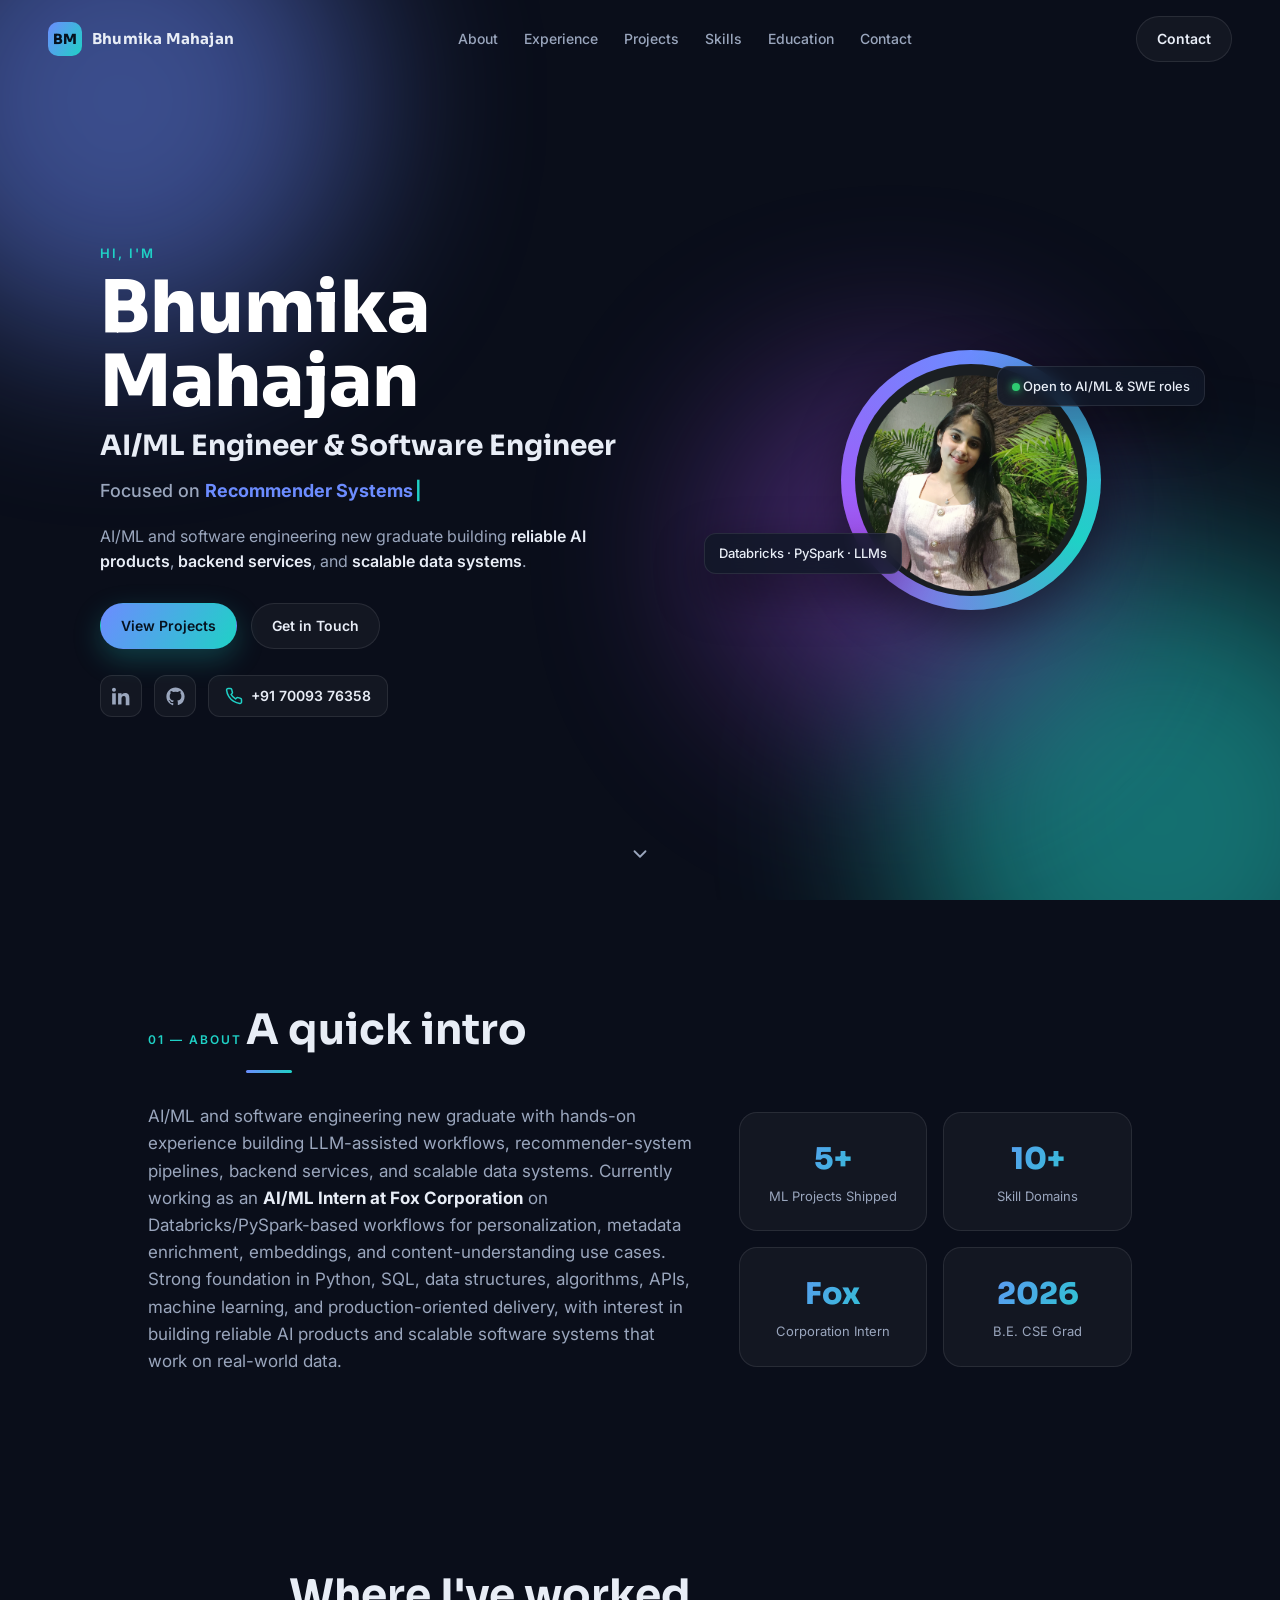
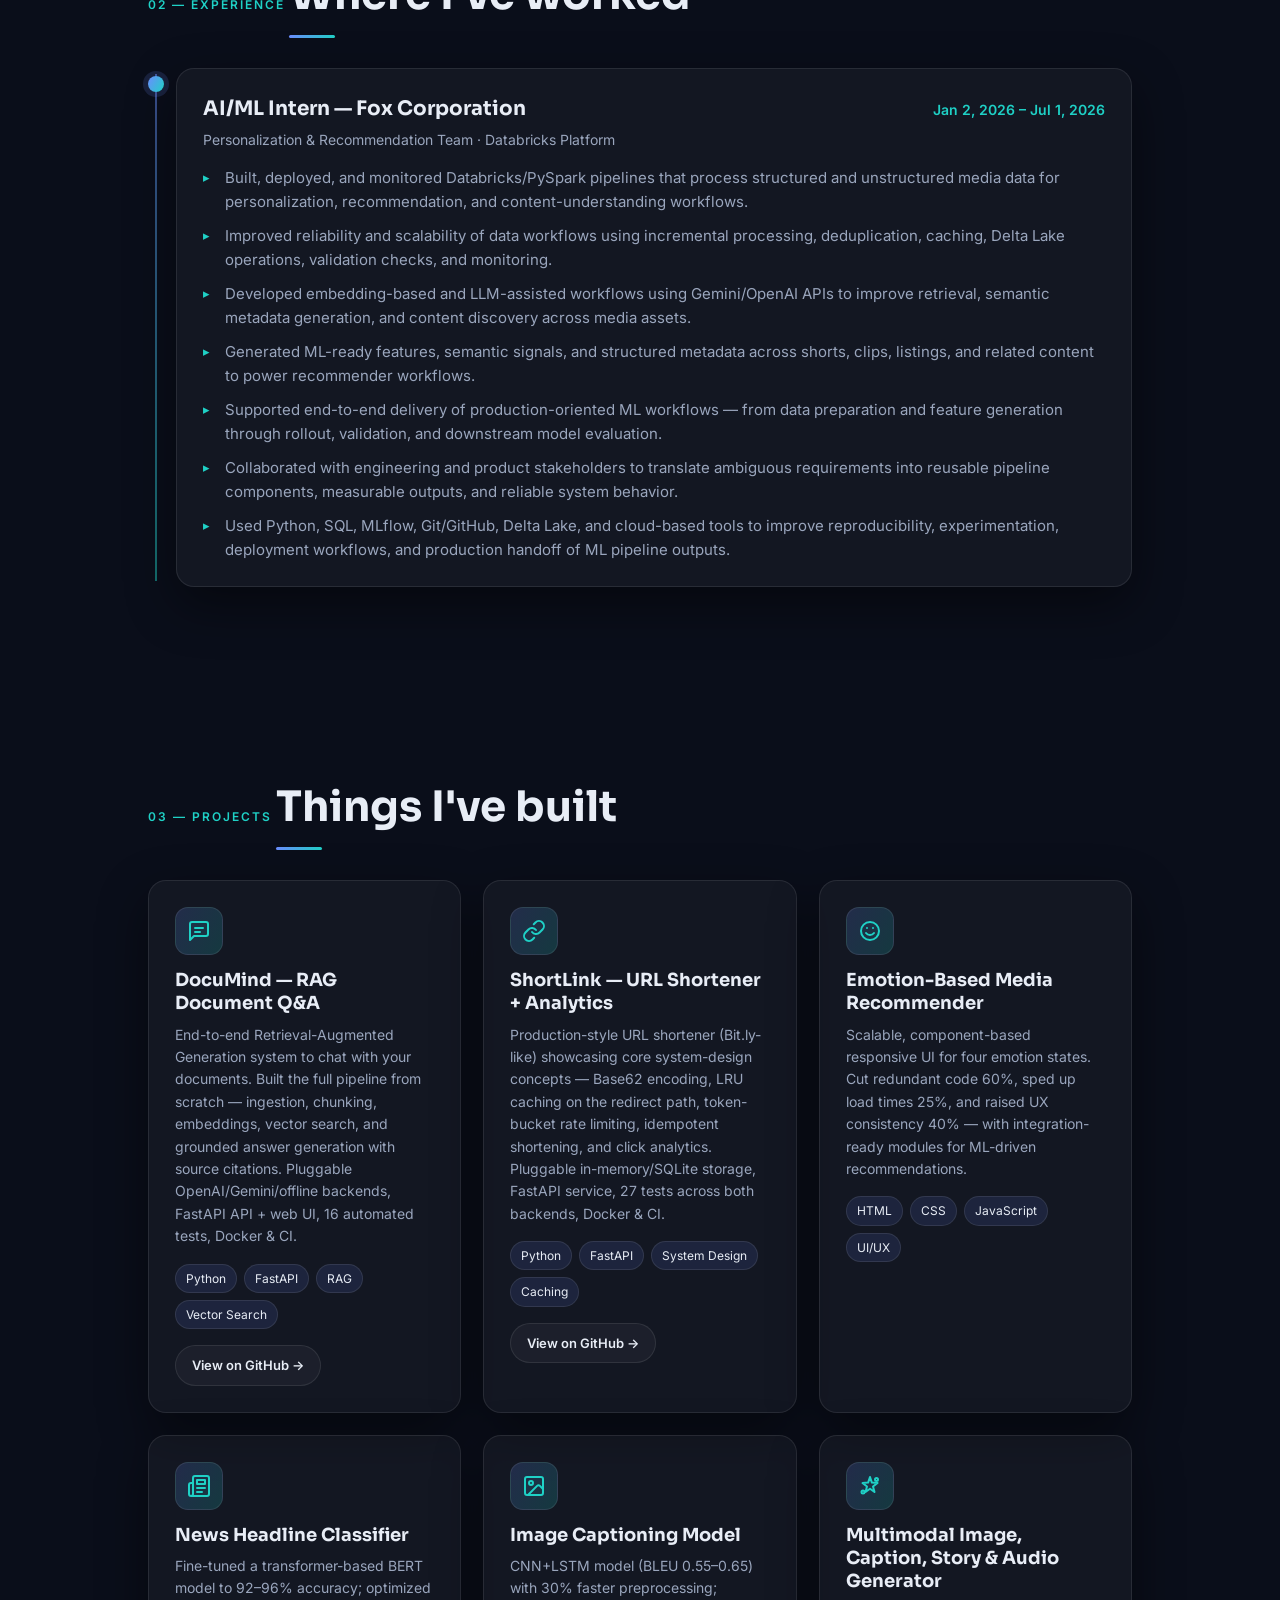
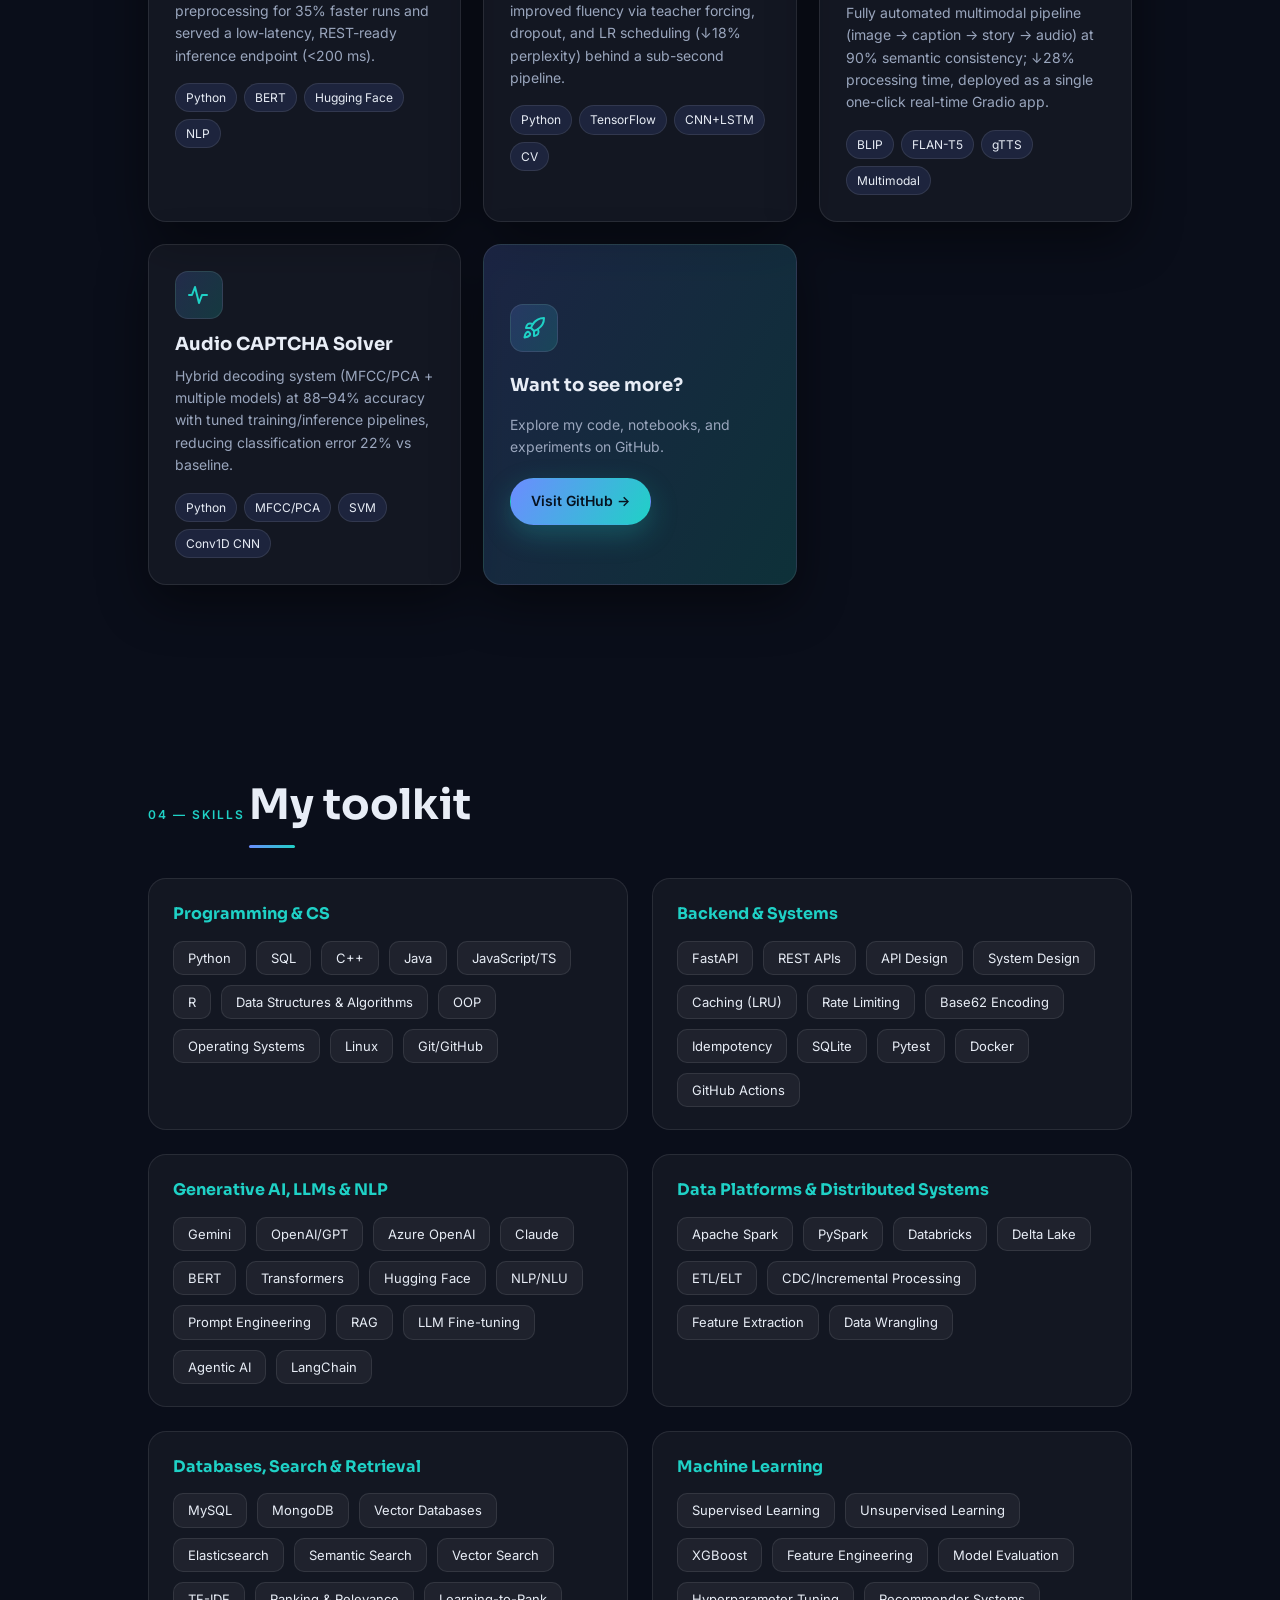
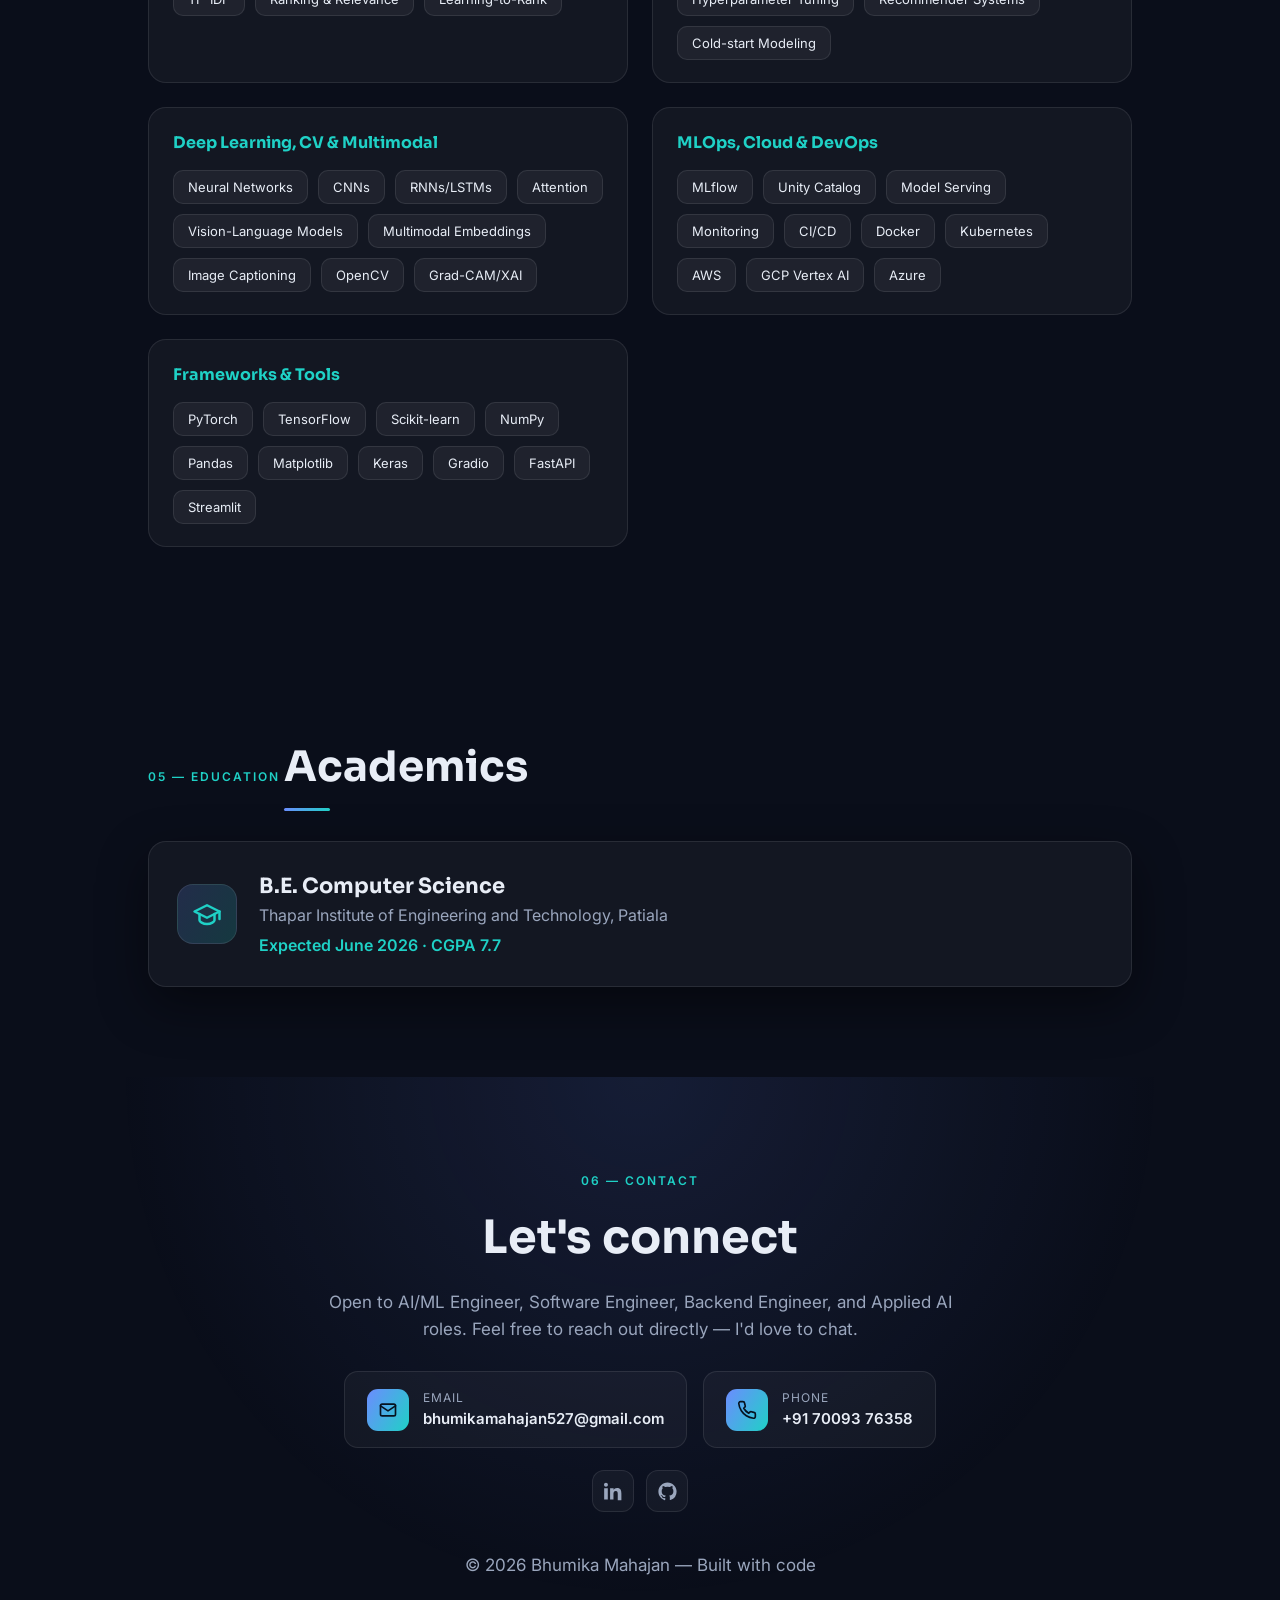
<file: portfolio/index.html>
<!DOCTYPE html>
<html lang="en">
<head>
  <meta charset="UTF-8" />
  <meta name="viewport" content="width=device-width, initial-scale=1.0" />
  <title>Bhumika Mahajan &mdash; Machine Learning Engineer</title>
  <meta name="description" content="Bhumika Mahajan &mdash; Machine Learning Engineer specializing in Recommender Systems, NLP, Embeddings and Production ML Pipelines." />
  <link rel="preconnect" href="https://fonts.googleapis.com" />
  <link rel="preconnect" href="https://fonts.gstatic.com" crossorigin />
  <link href="https://fonts.googleapis.com/css2?family=Sora:wght@400;600;700;800&family=Inter:wght@400;500;600&display=swap" rel="stylesheet" />
  <link rel="stylesheet" href="styles.css" />
</head>
<body>
  <!-- Animated background -->
  <div class="bg-blobs" aria-hidden="true">
    <span class="blob blob-1"></span>
    <span class="blob blob-2"></span>
    <span class="blob blob-3"></span>
  </div>

  <!-- Navbar -->
  <header class="nav" id="nav">
    <a href="#home" class="brand">
      <span class="brand-mark">BM</span>
      <span class="brand-text">Bhumika&nbsp;Mahajan</span>
    </a>
    <nav class="nav-links">
      <a href="#about">About</a>
      <a href="#experience">Experience</a>
      <a href="#projects">Projects</a>
      <a href="#skills">Skills</a>
      <a href="#education">Education</a>
      <a href="#contact">Contact</a>
    </nav>
    <div class="nav-actions">
      <a class="btn btn-ghost" href="#contact">Contact</a>
      <button class="nav-toggle" id="navToggle" aria-label="Toggle menu">
        <span></span><span></span><span></span>
      </button>
    </div>
  </header>

  <!-- Hero -->
  <section class="hero" id="home">
    <div class="hero-inner">
      <div class="hero-text reveal">
        <p class="eyebrow">Hi, I'm</p>
        <h1 class="hero-name">Bhumika Mahajan</h1>
        <h2 class="hero-role">
          <span class="static">AI/ML Engineer &amp; Software Engineer</span>
        </h2>
        <p class="hero-focus">Focused on <span class="rotator" id="rotator"></span></p>
        <p class="hero-sub">
          AI/ML and software engineering new graduate building <strong>reliable AI products</strong>,
          <strong>backend services</strong>, and <strong>scalable data systems</strong>.
        </p>
        <div class="hero-cta">
          <a class="btn btn-primary" href="#projects">View Projects</a>
          <a class="btn btn-ghost" href="#contact">Get in Touch</a>
        </div>
        <div class="socials">
          <a href="https://www.linkedin.com/in/bhumika-mahajan-90ba90388/" target="_blank" rel="noopener" aria-label="LinkedIn" title="LinkedIn">
            <svg viewBox="0 0 24 24" fill="currentColor"><path d="M4.98 3.5C4.98 4.88 3.87 6 2.5 6S0 4.88 0 3.5 1.12 1 2.5 1s2.48 1.12 2.48 2.5zM.2 8h4.6v14H.2V8zm7.5 0h4.41v1.92h.06c.61-1.16 2.1-2.38 4.32-2.38 4.62 0 5.47 3.04 5.47 7v8.46h-4.6v-7.5c0-1.79-.03-4.1-2.5-4.1-2.5 0-2.88 1.95-2.88 3.97V22H7.7V8z"/></svg>
          </a>
          <a href="https://github.com/BhumikaMahajan87" target="_blank" rel="noopener" aria-label="GitHub" title="GitHub">
            <svg viewBox="0 0 24 24" fill="currentColor"><path d="M12 .5C5.73.5.5 5.73.5 12c0 5.08 3.29 9.39 7.86 10.91.58.11.79-.25.79-.56 0-.28-.01-1.02-.02-2-3.2.7-3.88-1.54-3.88-1.54-.53-1.34-1.29-1.7-1.29-1.7-1.05-.72.08-.71.08-.71 1.16.08 1.77 1.19 1.77 1.19 1.03 1.77 2.71 1.26 3.37.96.1-.75.4-1.26.73-1.55-2.55-.29-5.24-1.28-5.24-5.69 0-1.26.45-2.29 1.19-3.09-.12-.29-.52-1.46.11-3.05 0 0 .97-.31 3.18 1.18a11.02 11.02 0 0 1 5.8 0c2.21-1.49 3.18-1.18 3.18-1.18.63 1.59.23 2.76.11 3.05.74.8 1.19 1.83 1.19 3.09 0 4.42-2.69 5.39-5.25 5.68.41.36.78 1.06.78 2.14 0 1.55-.01 2.8-.01 3.18 0 .31.21.68.8.56A11.51 11.51 0 0 0 23.5 12C23.5 5.73 18.27.5 12 .5z"/></svg>
          </a>
          <span class="phone-pill" title="Phone">
            <svg viewBox="0 0 24 24" fill="none" stroke="currentColor" stroke-width="2" stroke-linecap="round" stroke-linejoin="round"><path d="M22 16.92v3a2 2 0 0 1-2.18 2 19.79 19.79 0 0 1-8.63-3.07 19.5 19.5 0 0 1-6-6 19.79 19.79 0 0 1-3.07-8.67A2 2 0 0 1 4.11 2h3a2 2 0 0 1 2 1.72c.13.96.36 1.9.7 2.81a2 2 0 0 1-.45 2.11L8.09 9.91a16 16 0 0 0 6 6l1.27-1.27a2 2 0 0 1 2.11-.45c.91.34 1.85.57 2.81.7A2 2 0 0 1 22 16.92z"/></svg>
            +91 70093 76358
          </span>
        </div>
      </div>
      <div class="hero-art reveal">
        <div class="avatar-ring">
          <img class="avatar" src="profile.png" alt="Bhumika Mahajan" />
        </div>
        <div class="float-card fc-1"><span class="dot"></span> Open to AI/ML &amp; SWE roles</div>
        <div class="float-card fc-2">Databricks &middot; PySpark &middot; LLMs</div>
      </div>
    </div>
    <a href="#about" class="scroll-cue" aria-label="Scroll down">
      <svg viewBox="0 0 24 24" fill="none" stroke="currentColor" stroke-width="2" stroke-linecap="round" stroke-linejoin="round"><path d="m6 9 6 6 6-6"/></svg>
    </a>
  </section>

  <!-- About -->
  <section class="section" id="about">
    <div class="section-head reveal">
      <span class="kicker">01 &mdash; About</span>
      <h2>A quick intro</h2>
    </div>
    <div class="about-grid">
      <p class="about-copy reveal">
        AI/ML and software engineering new graduate with hands-on experience building
        LLM-assisted workflows, recommender-system pipelines, backend services, and scalable
        data systems. Currently working as an <strong>AI/ML Intern at Fox Corporation</strong>
        on Databricks/PySpark-based workflows for personalization, metadata enrichment,
        embeddings, and content-understanding use cases. Strong foundation in Python, SQL, data
        structures, algorithms, APIs, machine learning, and production-oriented delivery, with
        interest in building reliable AI products and scalable software systems that work on
        real-world data.
      </p>
      <div class="stats reveal">
        <div class="stat"><span class="num">5+</span><span class="lbl">ML Projects Shipped</span></div>
        <div class="stat"><span class="num">10+</span><span class="lbl">Skill Domains</span></div>
        <div class="stat"><span class="num">Fox</span><span class="lbl">Corporation Intern</span></div>
        <div class="stat"><span class="num">2026</span><span class="lbl">B.E. CSE Grad</span></div>
      </div>
    </div>
  </section>

  <!-- Experience -->
  <section class="section" id="experience">
    <div class="section-head reveal">
      <span class="kicker">02 &mdash; Experience</span>
      <h2>Where I've worked</h2>
    </div>
    <div class="timeline">
      <article class="tl-item reveal">
        <div class="tl-dot"></div>
        <div class="tl-card">
          <div class="tl-top">
            <h3>AI/ML Intern &mdash; Fox Corporation</h3>
            <span class="tl-date">Jan 2, 2026 &ndash; Jul 1, 2026</span>
          </div>
          <p class="tl-sub">Personalization &amp; Recommendation Team &middot; Databricks Platform</p>
          <ul class="tl-list">
            <li>Built, deployed, and monitored Databricks/PySpark pipelines that process structured and unstructured media data for personalization, recommendation, and content-understanding workflows.</li>
            <li>Improved reliability and scalability of data workflows using incremental processing, deduplication, caching, Delta Lake operations, validation checks, and monitoring.</li>
            <li>Developed embedding-based and LLM-assisted workflows using Gemini/OpenAI APIs to improve retrieval, semantic metadata generation, and content discovery across media assets.</li>
            <li>Generated ML-ready features, semantic signals, and structured metadata across shorts, clips, listings, and related content to power recommender workflows.</li>
            <li>Supported end-to-end delivery of production-oriented ML workflows &mdash; from data preparation and feature generation through rollout, validation, and downstream model evaluation.</li>
            <li>Collaborated with engineering and product stakeholders to translate ambiguous requirements into reusable pipeline components, measurable outputs, and reliable system behavior.</li>
            <li>Used Python, SQL, MLflow, Git/GitHub, Delta Lake, and cloud-based tools to improve reproducibility, experimentation, deployment workflows, and production handoff of ML pipeline outputs.</li>
          </ul>
        </div>
      </article>
    </div>
  </section>

  <!-- Projects -->
  <section class="section" id="projects">
    <div class="section-head reveal">
      <span class="kicker">03 &mdash; Projects</span>
      <h2>Things I've built</h2>
    </div>
    <div class="proj-grid">
      <article class="proj-card reveal">
        <div class="proj-icon">
          <svg viewBox="0 0 24 24" fill="none" stroke="currentColor" stroke-width="2" stroke-linecap="round" stroke-linejoin="round"><path d="M21 15a2 2 0 0 1-2 2H7l-4 4V5a2 2 0 0 1 2-2h14a2 2 0 0 1 2 2z"/><path d="M8 9h8"/><path d="M8 13h5"/></svg>
        </div>
        <h3>DocuMind &mdash; RAG Document Q&amp;A</h3>
        <p>End-to-end Retrieval-Augmented Generation system to chat with your documents. Built the full pipeline from scratch &mdash; ingestion, chunking, embeddings, vector search, and grounded answer generation with source citations. Pluggable OpenAI/Gemini/offline backends, FastAPI API + web UI, 16 automated tests, Docker &amp; CI.</p>
        <div class="tags"><span>Python</span><span>FastAPI</span><span>RAG</span><span>Vector Search</span></div>
        <a class="btn btn-ghost proj-gh" href="https://github.com/BhumikaMahajan87/documind" target="_blank" rel="noopener">View on GitHub &rarr;</a>
      </article>
      <article class="proj-card reveal">
        <div class="proj-icon">
          <svg viewBox="0 0 24 24" fill="none" stroke="currentColor" stroke-width="2" stroke-linecap="round" stroke-linejoin="round"><path d="M10 13a5 5 0 0 0 7.54.54l3-3a5 5 0 0 0-7.07-7.07l-1.72 1.71"/><path d="M14 11a5 5 0 0 0-7.54-.54l-3 3a5 5 0 0 0 7.07 7.07l1.71-1.71"/></svg>
        </div>
        <h3>ShortLink &mdash; URL Shortener + Analytics</h3>
        <p>Production-style URL shortener (Bit.ly-like) showcasing core system-design concepts &mdash; Base62 encoding, LRU caching on the redirect path, token-bucket rate limiting, idempotent shortening, and click analytics. Pluggable in-memory/SQLite storage, FastAPI service, 27 tests across both backends, Docker &amp; CI.</p>
        <div class="tags"><span>Python</span><span>FastAPI</span><span>System Design</span><span>Caching</span></div>
        <a class="btn btn-ghost proj-gh" href="https://github.com/BhumikaMahajan87/shortlink" target="_blank" rel="noopener">View on GitHub &rarr;</a>
      </article>
      <article class="proj-card reveal">
        <div class="proj-icon">
          <svg viewBox="0 0 24 24" fill="none" stroke="currentColor" stroke-width="2" stroke-linecap="round" stroke-linejoin="round"><circle cx="12" cy="12" r="9"/><path d="M8 14s1.5 2 4 2 4-2 4-2"/><line x1="9" y1="9" x2="9.01" y2="9"/><line x1="15" y1="9" x2="15.01" y2="9"/></svg>
        </div>
        <h3>Emotion-Based Media Recommender</h3>
        <p>Scalable, component-based responsive UI for four emotion states. Cut redundant code 60%, sped up load times 25%, and raised UX consistency 40% &mdash; with integration-ready modules for ML-driven recommendations.</p>
        <div class="tags"><span>HTML</span><span>CSS</span><span>JavaScript</span><span>UI/UX</span></div>
      </article>
      <article class="proj-card reveal">
        <div class="proj-icon">
          <svg viewBox="0 0 24 24" fill="none" stroke="currentColor" stroke-width="2" stroke-linecap="round" stroke-linejoin="round"><path d="M4 22h16a2 2 0 0 0 2-2V4a2 2 0 0 0-2-2H8a2 2 0 0 0-2 2v16a2 2 0 0 1-2 2Zm0 0a2 2 0 0 1-2-2v-9c0-1.1.9-2 2-2h2"/><path d="M18 14h-8M15 18h-5M10 6h8v4h-8V6Z"/></svg>
        </div>
        <h3>News Headline Classifier</h3>
        <p>Fine-tuned a transformer-based BERT model to 92&ndash;96% accuracy; optimized preprocessing for 35% faster runs and served a low-latency, REST-ready inference endpoint (&lt;200 ms).</p>
        <div class="tags"><span>Python</span><span>BERT</span><span>Hugging Face</span><span>NLP</span></div>
      </article>
      <article class="proj-card reveal">
        <div class="proj-icon">
          <svg viewBox="0 0 24 24" fill="none" stroke="currentColor" stroke-width="2" stroke-linecap="round" stroke-linejoin="round"><rect x="3" y="3" width="18" height="18" rx="2"/><circle cx="9" cy="9" r="2"/><path d="m21 15-3.09-3.09a2 2 0 0 0-2.82 0L6 21"/></svg>
        </div>
        <h3>Image Captioning Model</h3>
        <p>CNN+LSTM model (BLEU 0.55&ndash;0.65) with 30% faster preprocessing; improved fluency via teacher forcing, dropout, and LR scheduling (&darr;18% perplexity) behind a sub-second pipeline.</p>
        <div class="tags"><span>Python</span><span>TensorFlow</span><span>CNN+LSTM</span><span>CV</span></div>
      </article>
      <article class="proj-card reveal">
        <div class="proj-icon">
          <svg viewBox="0 0 24 24" fill="none" stroke="currentColor" stroke-width="2" stroke-linecap="round" stroke-linejoin="round"><path d="M12 3 13.9 8.6 19.5 9 15 12.5 16.5 18 12 14.8 7.5 18 9 12.5 4.5 9l5.6-.4L12 3Z"/><circle cx="18.5" cy="5.5" r="1.5"/><circle cx="5" cy="18" r="1.5"/></svg>
        </div>
        <h3>Multimodal Image, Caption, Story &amp; Audio Generator</h3>
        <p>Fully automated multimodal pipeline (image &rarr; caption &rarr; story &rarr; audio) at 90% semantic consistency; &darr;28% processing time, deployed as a single one-click real-time Gradio app.</p>
        <div class="tags"><span>BLIP</span><span>FLAN-T5</span><span>gTTS</span><span>Multimodal</span></div>
      </article>
      <article class="proj-card reveal">
        <div class="proj-icon">
          <svg viewBox="0 0 24 24" fill="none" stroke="currentColor" stroke-width="2" stroke-linecap="round" stroke-linejoin="round"><path d="M2 12h3l3-8 4 16 3-8h5"/></svg>
        </div>
        <h3>Audio CAPTCHA Solver</h3>
        <p>Hybrid decoding system (MFCC/PCA + multiple models) at 88&ndash;94% accuracy with tuned training/inference pipelines, reducing classification error 22% vs baseline.</p>
        <div class="tags"><span>Python</span><span>MFCC/PCA</span><span>SVM</span><span>Conv1D CNN</span></div>
      </article>
      <article class="proj-card proj-cta reveal">
        <div class="proj-icon">
          <svg viewBox="0 0 24 24" fill="none" stroke="currentColor" stroke-width="2" stroke-linecap="round" stroke-linejoin="round"><path d="M4.5 16.5c-1.5 1.26-2 5-2 5s3.74-.5 5-2c.71-.84.7-2.13-.09-2.91a2.18 2.18 0 0 0-2.91-.09Z"/><path d="m12 15-3-3a22 22 0 0 1 2-3.95A12.88 12.88 0 0 1 22 2c0 2.72-.78 7.5-6 11a22.35 22.35 0 0 1-4 2Z"/><path d="M9 12H4s.55-3.03 2-4c1.62-1.08 5 0 5 0M12 15v5s3.03-.55 4-2c1.08-1.62 0-5 0-5"/></svg>
        </div>
        <h3>Want to see more?</h3>
        <p>Explore my code, notebooks, and experiments on GitHub.</p>
        <a class="btn btn-primary" href="https://github.com/BhumikaMahajan87" target="_blank" rel="noopener">Visit GitHub &rarr;</a>
      </article>
    </div>
  </section>

  <!-- Skills -->
  <section class="section" id="skills">
    <div class="section-head reveal">
      <span class="kicker">04 &mdash; Skills</span>
      <h2>My toolkit</h2>
    </div>
    <div class="skills-grid">
      <div class="skill-cat reveal">
        <h3>Programming &amp; CS</h3>
        <div class="chips">
          <span>Python</span><span>SQL</span><span>C++</span><span>Java</span><span>JavaScript/TS</span><span>R</span><span>Data Structures &amp; Algorithms</span><span>OOP</span><span>Operating Systems</span><span>Linux</span><span>Git/GitHub</span>
        </div>
      </div>
      <div class="skill-cat reveal">
        <h3>Backend &amp; Systems</h3>
        <div class="chips">
          <span>FastAPI</span><span>REST APIs</span><span>API Design</span><span>System Design</span><span>Caching (LRU)</span><span>Rate Limiting</span><span>Base62 Encoding</span><span>Idempotency</span><span>SQLite</span><span>Pytest</span><span>Docker</span><span>GitHub Actions</span>
        </div>
      </div>
      <div class="skill-cat reveal">
        <h3>Generative AI, LLMs &amp; NLP</h3>
        <div class="chips">
          <span>Gemini</span><span>OpenAI/GPT</span><span>Azure OpenAI</span><span>Claude</span><span>BERT</span><span>Transformers</span><span>Hugging Face</span><span>NLP/NLU</span><span>Prompt Engineering</span><span>RAG</span><span>LLM Fine-tuning</span><span>Agentic AI</span><span>LangChain</span>
        </div>
      </div>
      <div class="skill-cat reveal">
        <h3>Data Platforms &amp; Distributed Systems</h3>
        <div class="chips">
          <span>Apache Spark</span><span>PySpark</span><span>Databricks</span><span>Delta Lake</span><span>ETL/ELT</span><span>CDC/Incremental Processing</span><span>Feature Extraction</span><span>Data Wrangling</span>
        </div>
      </div>
      <div class="skill-cat reveal">
        <h3>Databases, Search &amp; Retrieval</h3>
        <div class="chips">
          <span>MySQL</span><span>MongoDB</span><span>Vector Databases</span><span>Elasticsearch</span><span>Semantic Search</span><span>Vector Search</span><span>TF-IDF</span><span>Ranking &amp; Relevance</span><span>Learning-to-Rank</span>
        </div>
      </div>
      <div class="skill-cat reveal">
        <h3>Machine Learning</h3>
        <div class="chips">
          <span>Supervised Learning</span><span>Unsupervised Learning</span><span>XGBoost</span><span>Feature Engineering</span><span>Model Evaluation</span><span>Hyperparameter Tuning</span><span>Recommender Systems</span><span>Cold-start Modeling</span>
        </div>
      </div>
      <div class="skill-cat reveal">
        <h3>Deep Learning, CV &amp; Multimodal</h3>
        <div class="chips">
          <span>Neural Networks</span><span>CNNs</span><span>RNNs/LSTMs</span><span>Attention</span><span>Vision-Language Models</span><span>Multimodal Embeddings</span><span>Image Captioning</span><span>OpenCV</span><span>Grad-CAM/XAI</span>
        </div>
      </div>
      <div class="skill-cat reveal">
        <h3>MLOps, Cloud &amp; DevOps</h3>
        <div class="chips">
          <span>MLflow</span><span>Unity Catalog</span><span>Model Serving</span><span>Monitoring</span><span>CI/CD</span><span>Docker</span><span>Kubernetes</span><span>AWS</span><span>GCP Vertex AI</span><span>Azure</span>
        </div>
      </div>
      <div class="skill-cat reveal">
        <h3>Frameworks &amp; Tools</h3>
        <div class="chips">
          <span>PyTorch</span><span>TensorFlow</span><span>Scikit-learn</span><span>NumPy</span><span>Pandas</span><span>Matplotlib</span><span>Keras</span><span>Gradio</span><span>FastAPI</span><span>Streamlit</span>
        </div>
      </div>
    </div>
  </section>

  <!-- Education -->
  <section class="section" id="education">
    <div class="section-head reveal">
      <span class="kicker">05 &mdash; Education</span>
      <h2>Academics</h2>
    </div>
    <div class="edu-card reveal">
      <div class="edu-icon">
        <svg viewBox="0 0 24 24" fill="none" stroke="currentColor" stroke-width="2" stroke-linecap="round" stroke-linejoin="round"><path d="M22 10 12 5 2 10l10 5 10-5Z"/><path d="M6 12v5c0 1 2.5 3 6 3s6-2 6-3v-5"/><path d="M22 10v6"/></svg>
      </div>
      <div class="edu-body">
        <h3>B.E. Computer Science</h3>
        <p>Thapar Institute of Engineering and Technology, Patiala</p>
        <p class="edu-meta">Expected June 2026 &middot; CGPA 7.7</p>
      </div>
    </div>
  </section>

  <!-- Contact -->
  <footer class="contact" id="contact">
    <div class="contact-inner reveal">
      <span class="kicker">06 &mdash; Contact</span>
      <h2>Let's connect</h2>
      <p>Open to AI/ML Engineer, Software Engineer, Backend Engineer, and Applied AI roles. Feel free to reach out directly &mdash; I'd love to chat.</p>
      <div class="contact-cards">
        <div class="contact-card">
          <span class="cc-icon">
            <svg viewBox="0 0 24 24" fill="none" stroke="currentColor" stroke-width="2" stroke-linecap="round" stroke-linejoin="round"><rect x="3" y="5" width="18" height="14" rx="2"/><path d="m3 7 9 6 9-6"/></svg>
          </span>
          <span class="cc-body"><span class="cc-label">Email</span><span class="cc-val">bhumikamahajan527@gmail.com</span></span>
        </div>
        <div class="contact-card">
          <span class="cc-icon">
            <svg viewBox="0 0 24 24" fill="none" stroke="currentColor" stroke-width="2" stroke-linecap="round" stroke-linejoin="round"><path d="M22 16.92v3a2 2 0 0 1-2.18 2 19.79 19.79 0 0 1-8.63-3.07 19.5 19.5 0 0 1-6-6 19.79 19.79 0 0 1-3.07-8.67A2 2 0 0 1 4.11 2h3a2 2 0 0 1 2 1.72c.13.96.36 1.9.7 2.81a2 2 0 0 1-.45 2.11L8.09 9.91a16 16 0 0 0 6 6l1.27-1.27a2 2 0 0 1 2.11-.45c.91.34 1.85.57 2.81.7A2 2 0 0 1 22 16.92z"/></svg>
          </span>
          <span class="cc-body"><span class="cc-label">Phone</span><span class="cc-val">+91 70093 76358</span></span>
        </div>
      </div>
      <div class="socials center">
        <a href="https://www.linkedin.com/in/bhumika-mahajan-90ba90388/" target="_blank" rel="noopener" aria-label="LinkedIn" title="LinkedIn">
          <svg viewBox="0 0 24 24" fill="currentColor"><path d="M4.98 3.5C4.98 4.88 3.87 6 2.5 6S0 4.88 0 3.5 1.12 1 2.5 1s2.48 1.12 2.48 2.5zM.2 8h4.6v14H.2V8zm7.5 0h4.41v1.92h.06c.61-1.16 2.1-2.38 4.32-2.38 4.62 0 5.47 3.04 5.47 7v8.46h-4.6v-7.5c0-1.79-.03-4.1-2.5-4.1-2.5 0-2.88 1.95-2.88 3.97V22H7.7V8z"/></svg>
        </a>
        <a href="https://github.com/BhumikaMahajan87" target="_blank" rel="noopener" aria-label="GitHub" title="GitHub">
          <svg viewBox="0 0 24 24" fill="currentColor"><path d="M12 .5C5.73.5.5 5.73.5 12c0 5.08 3.29 9.39 7.86 10.91.58.11.79-.25.79-.56 0-.28-.01-1.02-.02-2-3.2.7-3.88-1.54-3.88-1.54-.53-1.34-1.29-1.7-1.29-1.7-1.05-.72.08-.71.08-.71 1.16.08 1.77 1.19 1.77 1.19 1.03 1.77 2.71 1.26 3.37.96.1-.75.4-1.26.73-1.55-2.55-.29-5.24-1.28-5.24-5.69 0-1.26.45-2.29 1.19-3.09-.12-.29-.52-1.46.11-3.05 0 0 .97-.31 3.18 1.18a11.02 11.02 0 0 1 5.8 0c2.21-1.49 3.18-1.18 3.18-1.18.63 1.59.23 2.76.11 3.05.74.8 1.19 1.83 1.19 3.09 0 4.42-2.69 5.39-5.25 5.68.41.36.78 1.06.78 2.14 0 1.55-.01 2.8-.01 3.18 0 .31.21.68.8.56A11.51 11.51 0 0 0 23.5 12C23.5 5.73 18.27.5 12 .5z"/></svg>
        </a>
      </div>
      <p class="foot-note">&copy; <span id="year"></span> Bhumika Mahajan &mdash; Built with code</p>
    </div>
  </footer>

  <script src="script.js"></script>
</body>
</html>
</file>
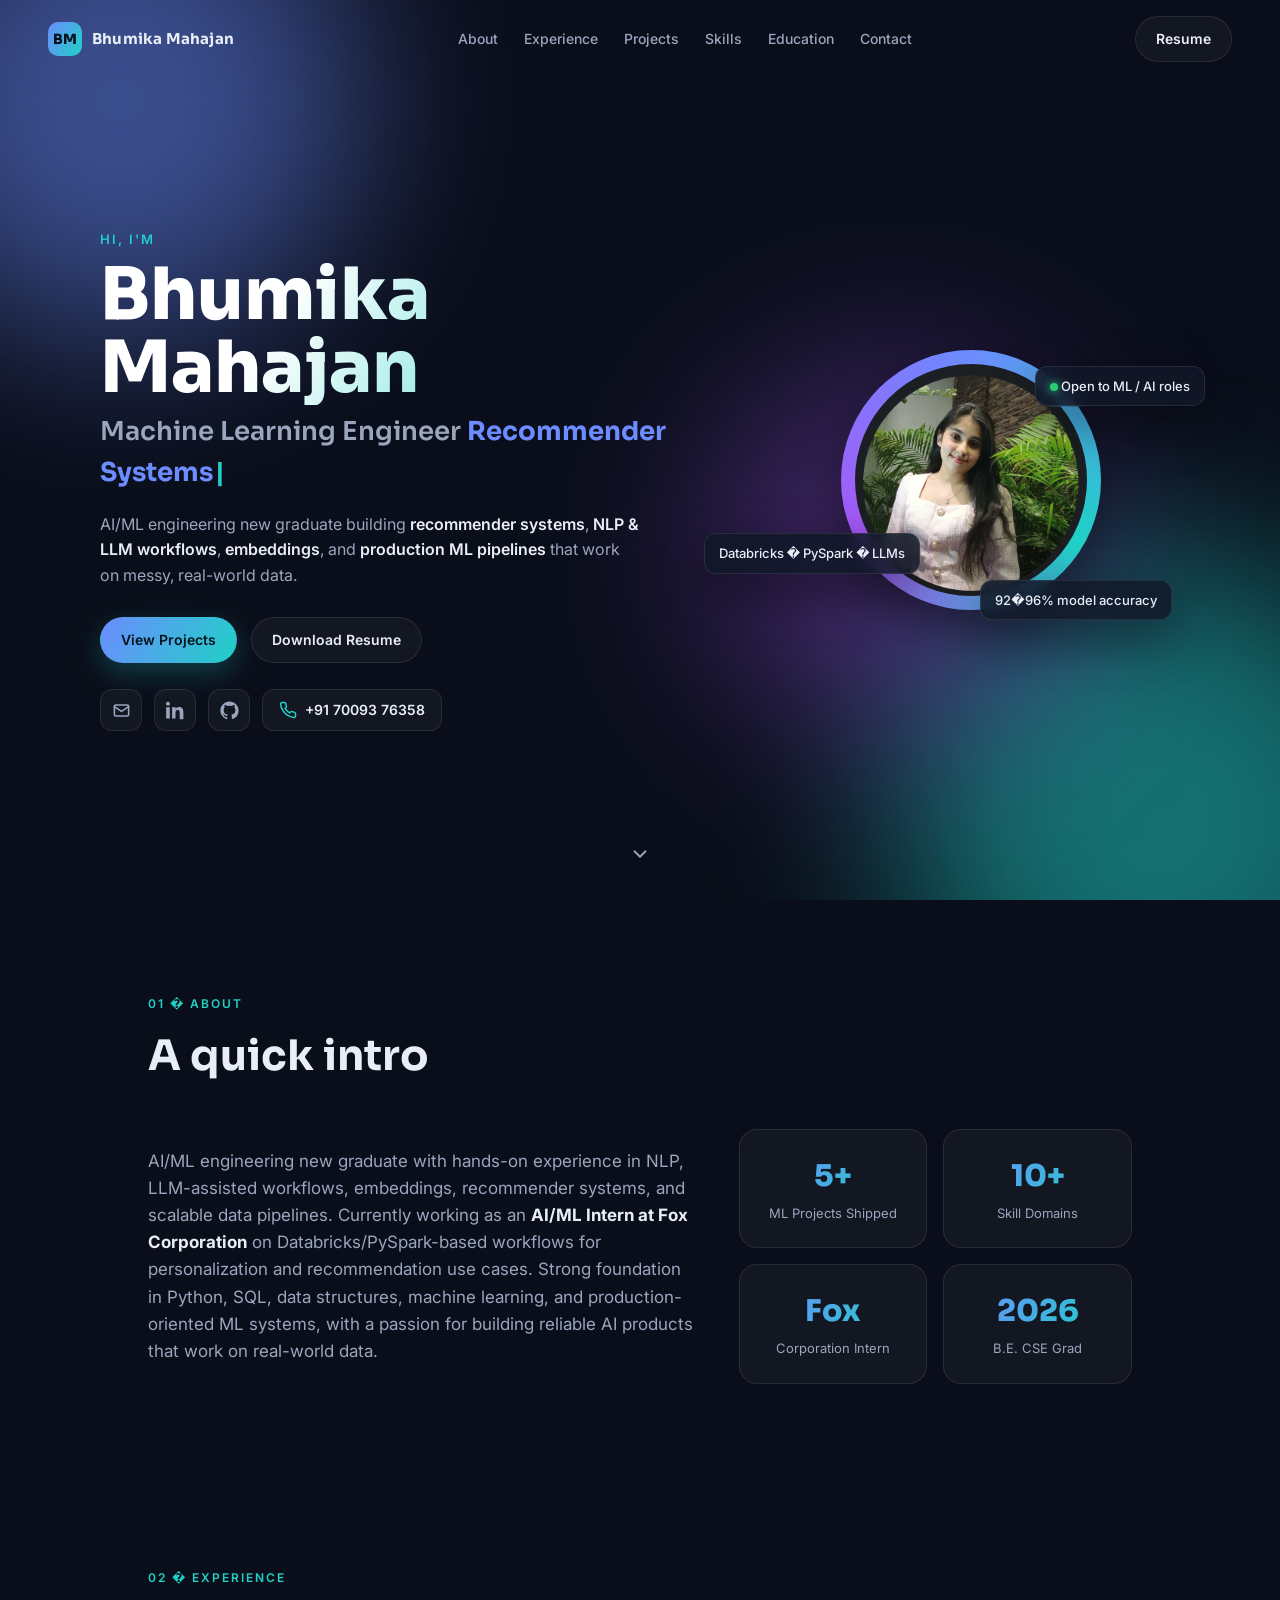
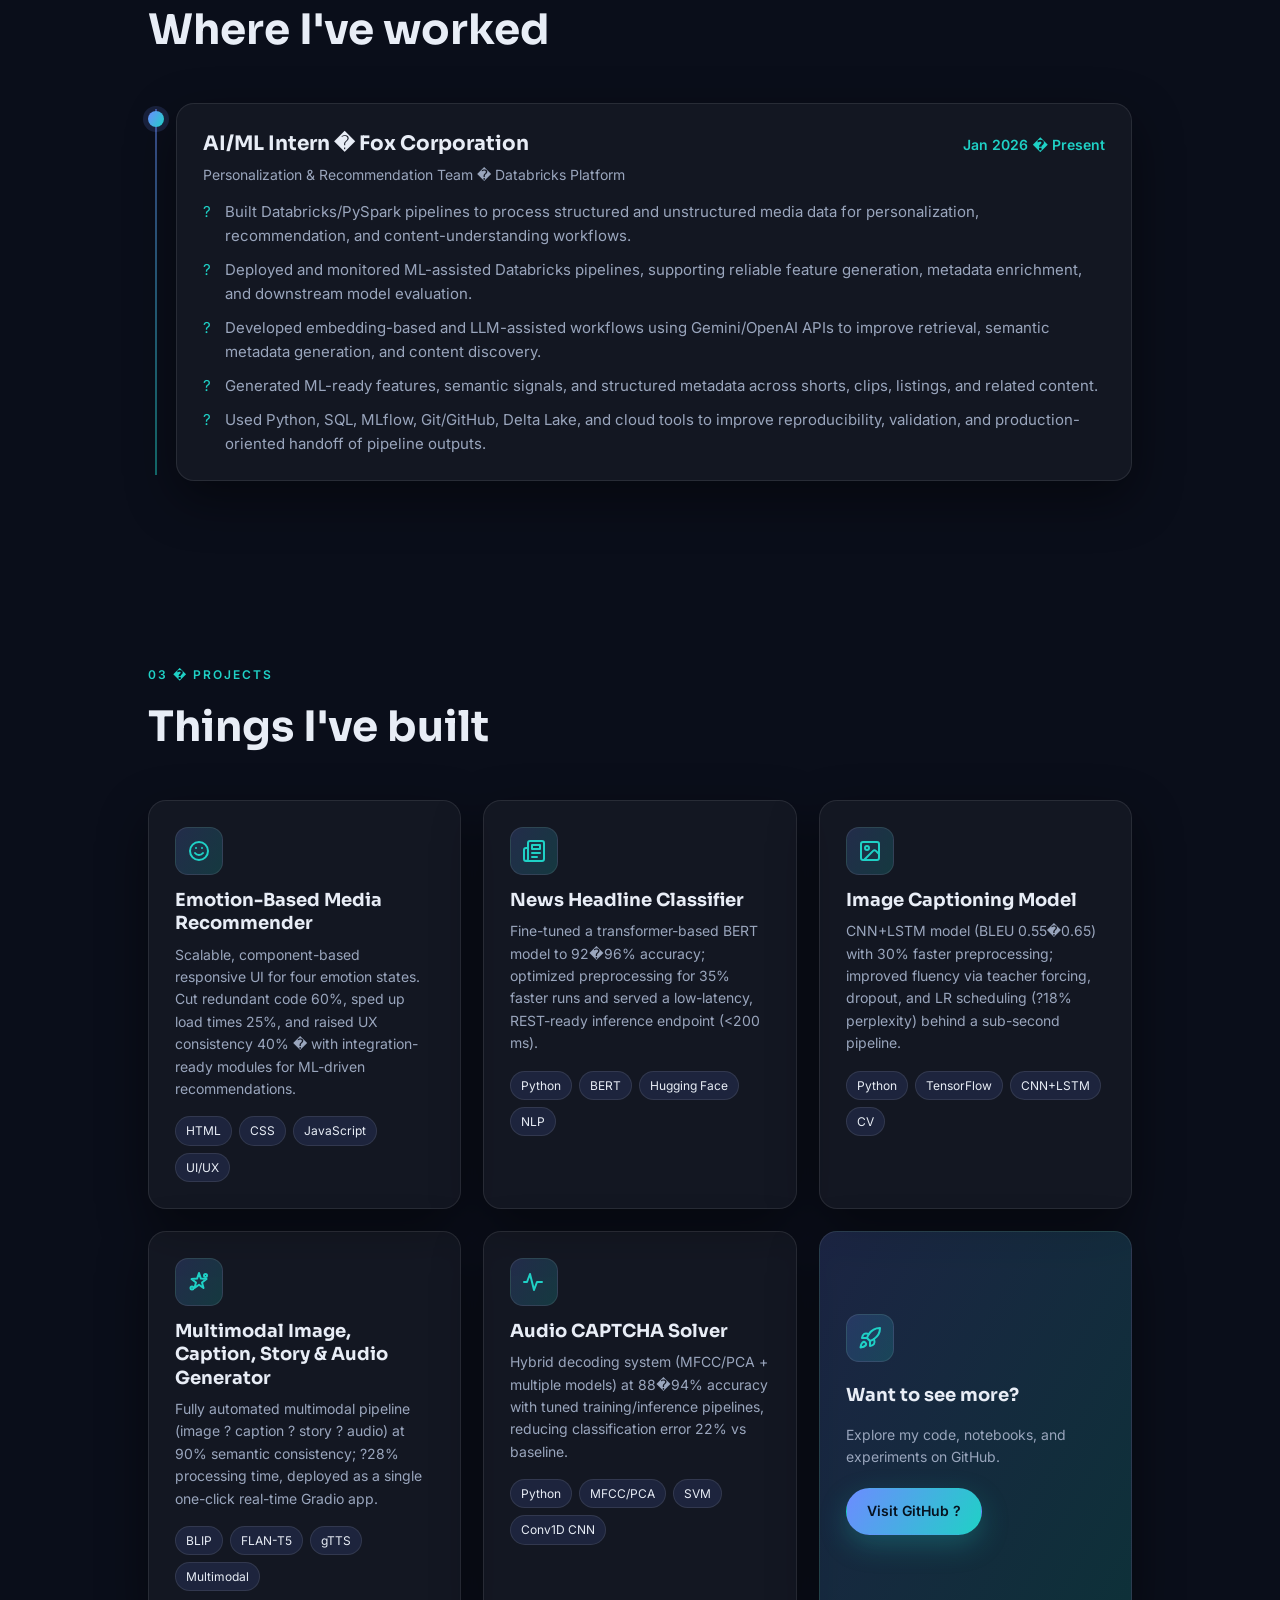
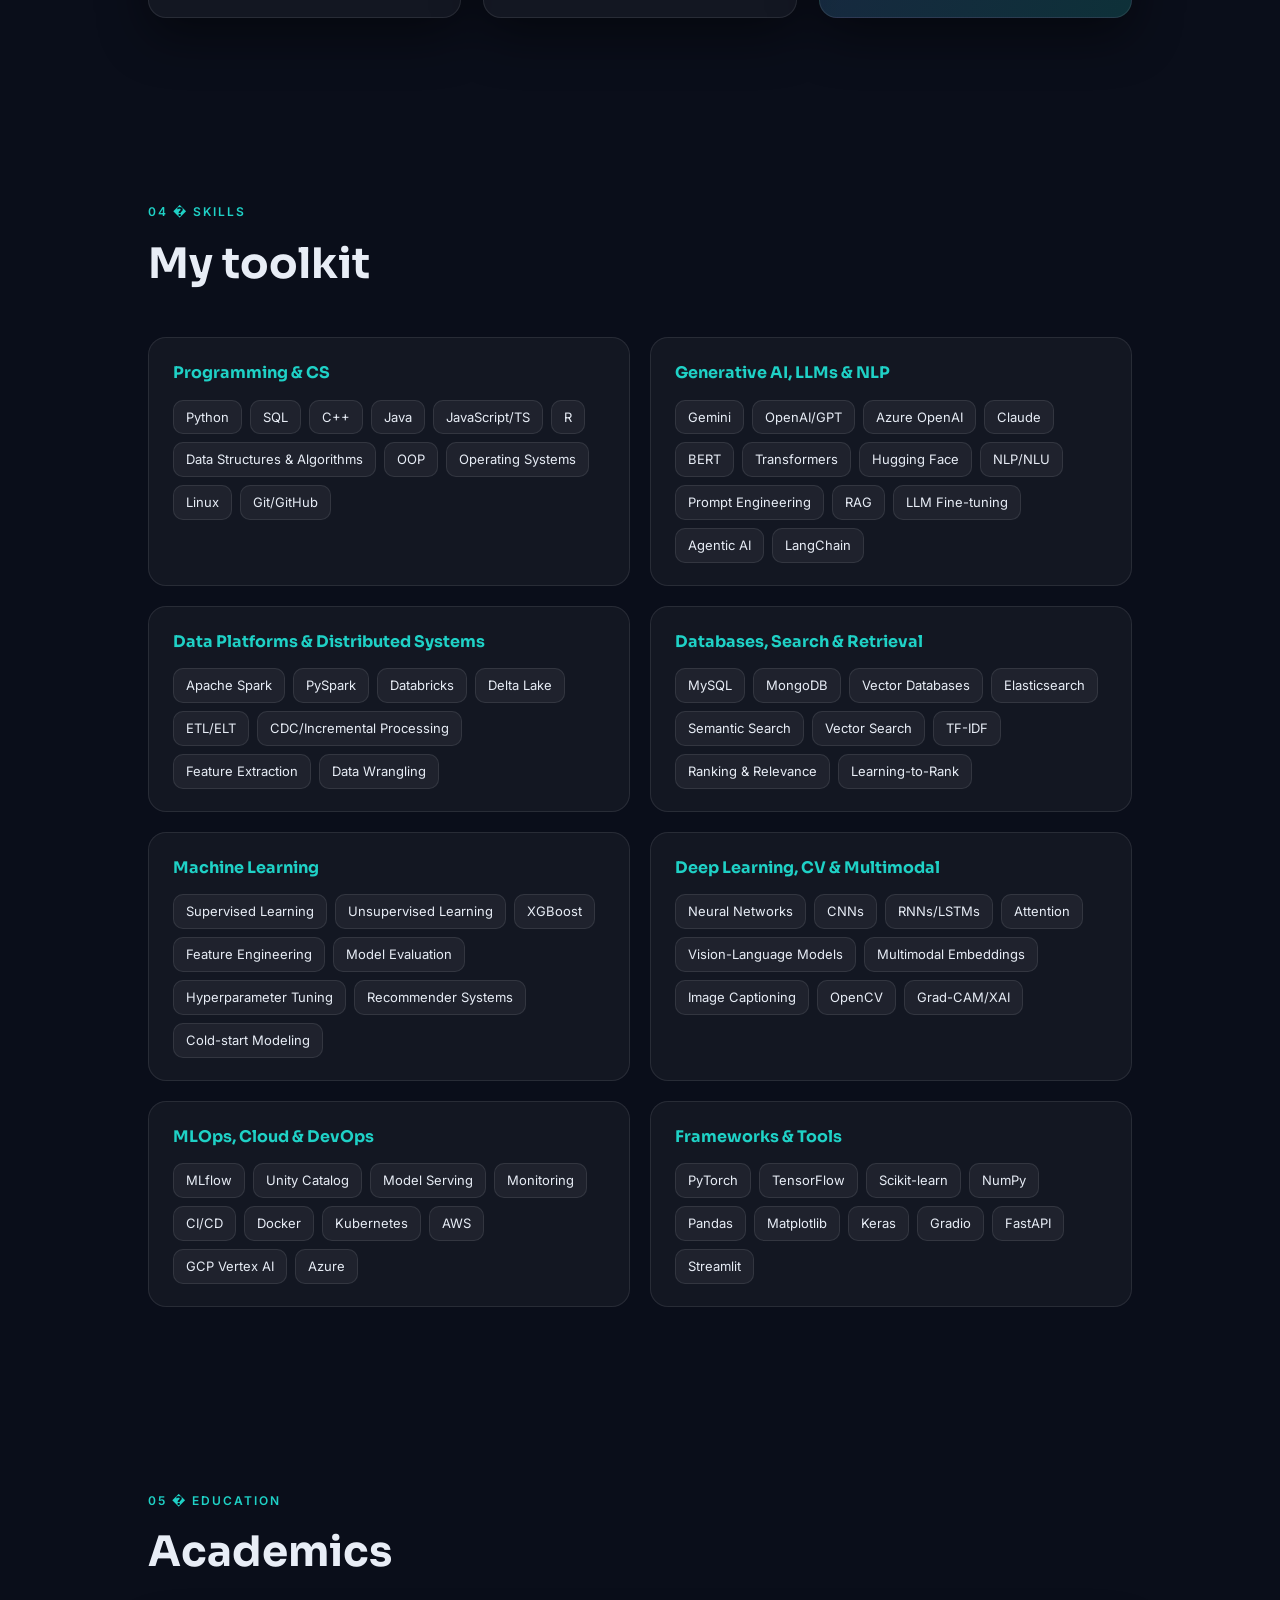
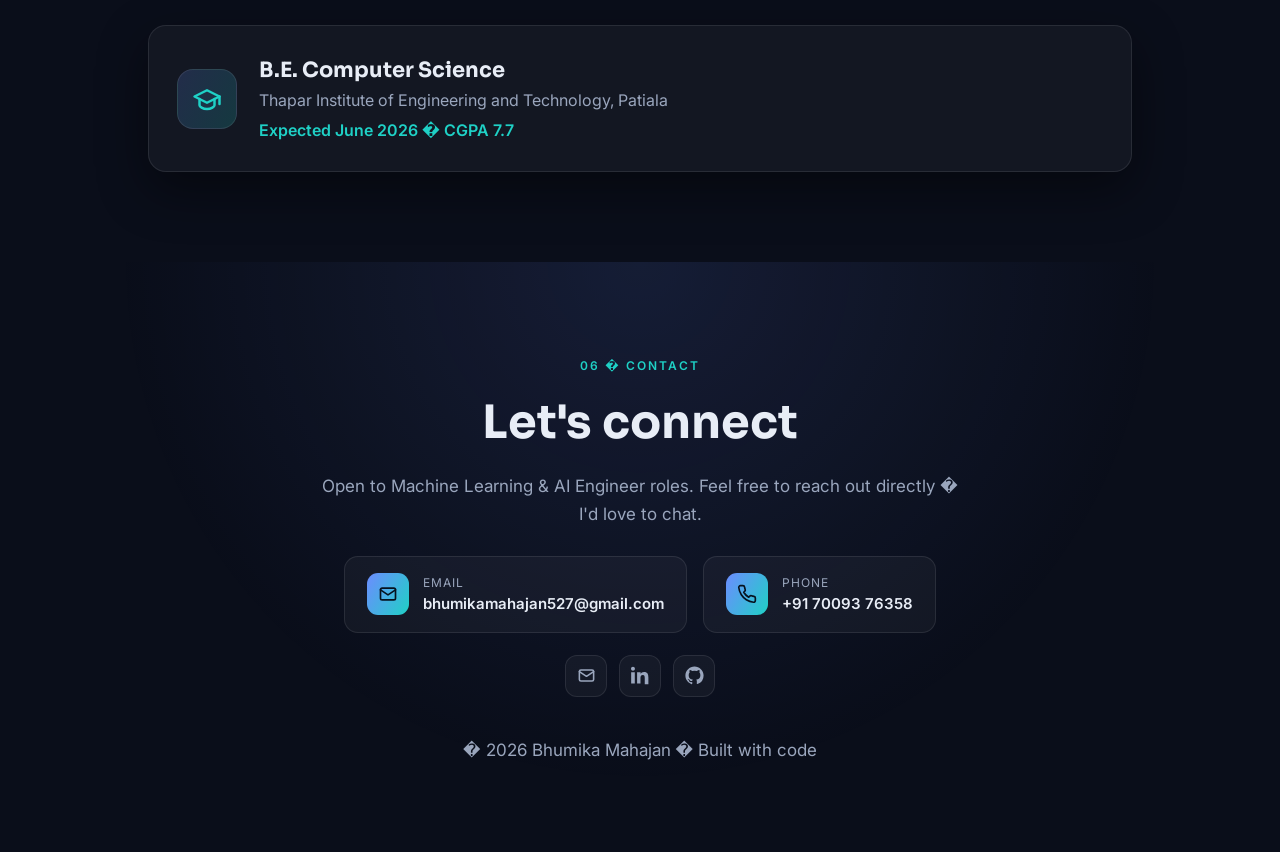
<file: portfolio/portfolio/index.html>
<!DOCTYPE html>
<html lang="en">
<head>
  <meta charset="UTF-8" />
  <meta name="viewport" content="width=device-width, initial-scale=1.0" />
  <title>Bhumika Mahajan � Machine Learning Engineer</title>
  <meta name="description" content="Bhumika Mahajan � Machine Learning Engineer specializing in Recommender Systems, NLP, Embeddings and Production ML Pipelines." />
  <link rel="preconnect" href="https://fonts.googleapis.com" />
  <link rel="preconnect" href="https://fonts.gstatic.com" crossorigin />
  <link href="https://fonts.googleapis.com/css2?family=Sora:wght@400;600;700;800&family=Inter:wght@400;500;600&display=swap" rel="stylesheet" />
  <link rel="stylesheet" href="styles.css" />
</head>
<body>
  <!-- Animated background -->
  <div class="bg-blobs" aria-hidden="true">
    <span class="blob blob-1"></span>
    <span class="blob blob-2"></span>
    <span class="blob blob-3"></span>
  </div>

  <!-- Navbar -->
  <header class="nav" id="nav">
    <a href="#home" class="brand">
      <span class="brand-mark">BM</span>
      <span class="brand-text">Bhumika&nbsp;Mahajan</span>
    </a>
    <nav class="nav-links">
      <a href="#about">About</a>
      <a href="#experience">Experience</a>
      <a href="#projects">Projects</a>
      <a href="#skills">Skills</a>
      <a href="#education">Education</a>
      <a href="#contact">Contact</a>
    </nav>
    <div class="nav-actions">
      <a class="btn btn-ghost" href="Bhumika_Mahajan_Resume.pdf" target="_blank" rel="noopener">Resume</a>
      <button class="nav-toggle" id="navToggle" aria-label="Toggle menu">
        <span></span><span></span><span></span>
      </button>
    </div>
  </header>

  <!-- Hero -->
  <section class="hero" id="home">
    <div class="hero-inner">
      <div class="hero-text reveal">
        <p class="eyebrow">Hi, I'm</p>
        <h1 class="hero-name">Bhumika Mahajan</h1>
        <h2 class="hero-role">
          <span class="static">Machine Learning Engineer</span>
          <span class="rotator" id="rotator"></span>
        </h2>
        <p class="hero-sub">
          AI/ML engineering new graduate building <strong>recommender systems</strong>,
          <strong>NLP &amp; LLM workflows</strong>, <strong>embeddings</strong>, and
          <strong>production ML pipelines</strong> that work on messy, real-world data.
        </p>
        <div class="hero-cta">
          <a class="btn btn-primary" href="#projects">View Projects</a>
          <a class="btn btn-ghost" href="Bhumika_Mahajan_Resume.pdf" target="_blank" rel="noopener">Download Resume</a>
        </div>
        <div class="socials">
          <a href="mailto:bhumikamahajan527@gmail.com" aria-label="Email" title="Email">
            <svg viewBox="0 0 24 24" fill="none" stroke="currentColor" stroke-width="2" stroke-linecap="round" stroke-linejoin="round"><rect x="3" y="5" width="18" height="14" rx="2"/><path d="m3 7 9 6 9-6"/></svg>
          </a>
          <a href="https://www.linkedin.com/in/bhumika-mahajan-90ba90388/" target="_blank" rel="noopener" aria-label="LinkedIn" title="LinkedIn">
            <svg viewBox="0 0 24 24" fill="currentColor"><path d="M4.98 3.5C4.98 4.88 3.87 6 2.5 6S0 4.88 0 3.5 1.12 1 2.5 1s2.48 1.12 2.48 2.5zM.2 8h4.6v14H.2V8zm7.5 0h4.41v1.92h.06c.61-1.16 2.1-2.38 4.32-2.38 4.62 0 5.47 3.04 5.47 7v8.46h-4.6v-7.5c0-1.79-.03-4.1-2.5-4.1-2.5 0-2.88 1.95-2.88 3.97V22H7.7V8z"/></svg>
          </a>
          <a href="https://github.com/BhumikaMahajan87" target="_blank" rel="noopener" aria-label="GitHub" title="GitHub">
            <svg viewBox="0 0 24 24" fill="currentColor"><path d="M12 .5C5.73.5.5 5.73.5 12c0 5.08 3.29 9.39 7.86 10.91.58.11.79-.25.79-.56 0-.28-.01-1.02-.02-2-3.2.7-3.88-1.54-3.88-1.54-.53-1.34-1.29-1.7-1.29-1.7-1.05-.72.08-.71.08-.71 1.16.08 1.77 1.19 1.77 1.19 1.03 1.77 2.71 1.26 3.37.96.1-.75.4-1.26.73-1.55-2.55-.29-5.24-1.28-5.24-5.69 0-1.26.45-2.29 1.19-3.09-.12-.29-.52-1.46.11-3.05 0 0 .97-.31 3.18 1.18a11.02 11.02 0 0 1 5.8 0c2.21-1.49 3.18-1.18 3.18-1.18.63 1.59.23 2.76.11 3.05.74.8 1.19 1.83 1.19 3.09 0 4.42-2.69 5.39-5.25 5.68.41.36.78 1.06.78 2.14 0 1.55-.01 2.8-.01 3.18 0 .31.21.68.8.56A11.51 11.51 0 0 0 23.5 12C23.5 5.73 18.27.5 12 .5z"/></svg>
          </a>
          <span class="phone-pill" title="Phone">
            <svg viewBox="0 0 24 24" fill="none" stroke="currentColor" stroke-width="2" stroke-linecap="round" stroke-linejoin="round"><path d="M22 16.92v3a2 2 0 0 1-2.18 2 19.79 19.79 0 0 1-8.63-3.07 19.5 19.5 0 0 1-6-6 19.79 19.79 0 0 1-3.07-8.67A2 2 0 0 1 4.11 2h3a2 2 0 0 1 2 1.72c.13.96.36 1.9.7 2.81a2 2 0 0 1-.45 2.11L8.09 9.91a16 16 0 0 0 6 6l1.27-1.27a2 2 0 0 1 2.11-.45c.91.34 1.85.57 2.81.7A2 2 0 0 1 22 16.92z"/></svg>
            +91 70093 76358
          </span>
        </div>
      </div>
      <div class="hero-art reveal">
        <div class="avatar-ring">
          <img class="avatar" src="profile.png" alt="Bhumika Mahajan" />
        </div>
        <div class="float-card fc-1"><span class="dot"></span> Open to ML / AI roles</div>
        <div class="float-card fc-2">Databricks � PySpark � LLMs</div>
        <div class="float-card fc-3">92�96% model accuracy</div>
      </div>
    </div>
    <a href="#about" class="scroll-cue" aria-label="Scroll down">
      <svg viewBox="0 0 24 24" fill="none" stroke="currentColor" stroke-width="2" stroke-linecap="round" stroke-linejoin="round"><path d="m6 9 6 6 6-6"/></svg>
    </a>
  </section>

  <!-- About -->
  <section class="section" id="about">
    <div class="section-head reveal">
      <span class="kicker">01 � About</span>
      <h2>A quick intro</h2>
    </div>
    <div class="about-grid">
      <p class="about-copy reveal">
        AI/ML engineering new graduate with hands-on experience in NLP, LLM-assisted workflows,
        embeddings, recommender systems, and scalable data pipelines. Currently working as an
        <strong>AI/ML Intern at Fox Corporation</strong> on Databricks/PySpark-based workflows for
        personalization and recommendation use cases. Strong foundation in Python, SQL, data
        structures, machine learning, and production-oriented ML systems, with a passion for
        building reliable AI products that work on real-world data.
      </p>
      <div class="stats reveal">
        <div class="stat"><span class="num">5+</span><span class="lbl">ML Projects Shipped</span></div>
        <div class="stat"><span class="num">10+</span><span class="lbl">Skill Domains</span></div>
        <div class="stat"><span class="num">Fox</span><span class="lbl">Corporation Intern</span></div>
        <div class="stat"><span class="num">2026</span><span class="lbl">B.E. CSE Grad</span></div>
      </div>
    </div>
  </section>

  <!-- Experience -->
  <section class="section" id="experience">
    <div class="section-head reveal">
      <span class="kicker">02 � Experience</span>
      <h2>Where I've worked</h2>
    </div>
    <div class="timeline">
      <article class="tl-item reveal">
        <div class="tl-dot"></div>
        <div class="tl-card">
          <div class="tl-top">
            <h3>AI/ML Intern � Fox Corporation</h3>
            <span class="tl-date">Jan 2026 � Present</span>
          </div>
          <p class="tl-sub">Personalization &amp; Recommendation Team � Databricks Platform</p>
          <ul class="tl-list">
            <li>Built Databricks/PySpark pipelines to process structured and unstructured media data for personalization, recommendation, and content-understanding workflows.</li>
            <li>Deployed and monitored ML-assisted Databricks pipelines, supporting reliable feature generation, metadata enrichment, and downstream model evaluation.</li>
            <li>Developed embedding-based and LLM-assisted workflows using Gemini/OpenAI APIs to improve retrieval, semantic metadata generation, and content discovery.</li>
            <li>Generated ML-ready features, semantic signals, and structured metadata across shorts, clips, listings, and related content.</li>
            <li>Used Python, SQL, MLflow, Git/GitHub, Delta Lake, and cloud tools to improve reproducibility, validation, and production-oriented handoff of pipeline outputs.</li>
          </ul>
        </div>
      </article>
    </div>
  </section>

  <!-- Projects -->
  <section class="section" id="projects">
    <div class="section-head reveal">
      <span class="kicker">03 � Projects</span>
      <h2>Things I've built</h2>
    </div>
    <div class="proj-grid">
      <article class="proj-card reveal">
        <div class="proj-icon">
          <svg viewBox="0 0 24 24" fill="none" stroke="currentColor" stroke-width="2" stroke-linecap="round" stroke-linejoin="round"><circle cx="12" cy="12" r="9"/><path d="M8 14s1.5 2 4 2 4-2 4-2"/><line x1="9" y1="9" x2="9.01" y2="9"/><line x1="15" y1="9" x2="15.01" y2="9"/></svg>
        </div>
        <h3>Emotion-Based Media Recommender</h3>
        <p>Scalable, component-based responsive UI for four emotion states. Cut redundant code 60%, sped up load times 25%, and raised UX consistency 40% � with integration-ready modules for ML-driven recommendations.</p>
        <div class="tags"><span>HTML</span><span>CSS</span><span>JavaScript</span><span>UI/UX</span></div>
      </article>
      <article class="proj-card reveal">
        <div class="proj-icon">
          <svg viewBox="0 0 24 24" fill="none" stroke="currentColor" stroke-width="2" stroke-linecap="round" stroke-linejoin="round"><path d="M4 22h16a2 2 0 0 0 2-2V4a2 2 0 0 0-2-2H8a2 2 0 0 0-2 2v16a2 2 0 0 1-2 2Zm0 0a2 2 0 0 1-2-2v-9c0-1.1.9-2 2-2h2"/><path d="M18 14h-8M15 18h-5M10 6h8v4h-8V6Z"/></svg>
        </div>
        <h3>News Headline Classifier</h3>
        <p>Fine-tuned a transformer-based BERT model to 92�96% accuracy; optimized preprocessing for 35% faster runs and served a low-latency, REST-ready inference endpoint (&lt;200 ms).</p>
        <div class="tags"><span>Python</span><span>BERT</span><span>Hugging Face</span><span>NLP</span></div>
      </article>
      <article class="proj-card reveal">
        <div class="proj-icon">
          <svg viewBox="0 0 24 24" fill="none" stroke="currentColor" stroke-width="2" stroke-linecap="round" stroke-linejoin="round"><rect x="3" y="3" width="18" height="18" rx="2"/><circle cx="9" cy="9" r="2"/><path d="m21 15-3.09-3.09a2 2 0 0 0-2.82 0L6 21"/></svg>
        </div>
        <h3>Image Captioning Model</h3>
        <p>CNN+LSTM model (BLEU 0.55�0.65) with 30% faster preprocessing; improved fluency via teacher forcing, dropout, and LR scheduling (?18% perplexity) behind a sub-second pipeline.</p>
        <div class="tags"><span>Python</span><span>TensorFlow</span><span>CNN+LSTM</span><span>CV</span></div>
      </article>
      <article class="proj-card reveal">
        <div class="proj-icon">
          <svg viewBox="0 0 24 24" fill="none" stroke="currentColor" stroke-width="2" stroke-linecap="round" stroke-linejoin="round"><path d="M12 3 13.9 8.6 19.5 9 15 12.5 16.5 18 12 14.8 7.5 18 9 12.5 4.5 9l5.6-.4L12 3Z"/><circle cx="18.5" cy="5.5" r="1.5"/><circle cx="5" cy="18" r="1.5"/></svg>
        </div>
        <h3>Multimodal Image, Caption, Story &amp; Audio Generator</h3>
        <p>Fully automated multimodal pipeline (image ? caption ? story ? audio) at 90% semantic consistency; ?28% processing time, deployed as a single one-click real-time Gradio app.</p>
        <div class="tags"><span>BLIP</span><span>FLAN-T5</span><span>gTTS</span><span>Multimodal</span></div>
      </article>
      <article class="proj-card reveal">
        <div class="proj-icon">
          <svg viewBox="0 0 24 24" fill="none" stroke="currentColor" stroke-width="2" stroke-linecap="round" stroke-linejoin="round"><path d="M2 12h3l3-8 4 16 3-8h5"/></svg>
        </div>
        <h3>Audio CAPTCHA Solver</h3>
        <p>Hybrid decoding system (MFCC/PCA + multiple models) at 88�94% accuracy with tuned training/inference pipelines, reducing classification error 22% vs baseline.</p>
        <div class="tags"><span>Python</span><span>MFCC/PCA</span><span>SVM</span><span>Conv1D CNN</span></div>
      </article>
      <article class="proj-card proj-cta reveal">
        <div class="proj-icon">
          <svg viewBox="0 0 24 24" fill="none" stroke="currentColor" stroke-width="2" stroke-linecap="round" stroke-linejoin="round"><path d="M4.5 16.5c-1.5 1.26-2 5-2 5s3.74-.5 5-2c.71-.84.7-2.13-.09-2.91a2.18 2.18 0 0 0-2.91-.09Z"/><path d="m12 15-3-3a22 22 0 0 1 2-3.95A12.88 12.88 0 0 1 22 2c0 2.72-.78 7.5-6 11a22.35 22.35 0 0 1-4 2Z"/><path d="M9 12H4s.55-3.03 2-4c1.62-1.08 5 0 5 0M12 15v5s3.03-.55 4-2c1.08-1.62 0-5 0-5"/></svg>
        </div>
        <h3>Want to see more?</h3>
        <p>Explore my code, notebooks, and experiments on GitHub.</p>
        <a class="btn btn-primary" href="https://github.com/BhumikaMahajan87" target="_blank" rel="noopener">Visit GitHub ?</a>
      </article>
    </div>
  </section>

  <!-- Skills -->
  <section class="section" id="skills">
    <div class="section-head reveal">
      <span class="kicker">04 � Skills</span>
      <h2>My toolkit</h2>
    </div>
    <div class="skills-grid">
      <div class="skill-cat reveal">
        <h3>Programming &amp; CS</h3>
        <div class="chips">
          <span>Python</span><span>SQL</span><span>C++</span><span>Java</span><span>JavaScript/TS</span><span>R</span><span>Data Structures &amp; Algorithms</span><span>OOP</span><span>Operating Systems</span><span>Linux</span><span>Git/GitHub</span>
        </div>
      </div>
      <div class="skill-cat reveal">
        <h3>Generative AI, LLMs &amp; NLP</h3>
        <div class="chips">
          <span>Gemini</span><span>OpenAI/GPT</span><span>Azure OpenAI</span><span>Claude</span><span>BERT</span><span>Transformers</span><span>Hugging Face</span><span>NLP/NLU</span><span>Prompt Engineering</span><span>RAG</span><span>LLM Fine-tuning</span><span>Agentic AI</span><span>LangChain</span>
        </div>
      </div>
      <div class="skill-cat reveal">
        <h3>Data Platforms &amp; Distributed Systems</h3>
        <div class="chips">
          <span>Apache Spark</span><span>PySpark</span><span>Databricks</span><span>Delta Lake</span><span>ETL/ELT</span><span>CDC/Incremental Processing</span><span>Feature Extraction</span><span>Data Wrangling</span>
        </div>
      </div>
      <div class="skill-cat reveal">
        <h3>Databases, Search &amp; Retrieval</h3>
        <div class="chips">
          <span>MySQL</span><span>MongoDB</span><span>Vector Databases</span><span>Elasticsearch</span><span>Semantic Search</span><span>Vector Search</span><span>TF-IDF</span><span>Ranking &amp; Relevance</span><span>Learning-to-Rank</span>
        </div>
      </div>
      <div class="skill-cat reveal">
        <h3>Machine Learning</h3>
        <div class="chips">
          <span>Supervised Learning</span><span>Unsupervised Learning</span><span>XGBoost</span><span>Feature Engineering</span><span>Model Evaluation</span><span>Hyperparameter Tuning</span><span>Recommender Systems</span><span>Cold-start Modeling</span>
        </div>
      </div>
      <div class="skill-cat reveal">
        <h3>Deep Learning, CV &amp; Multimodal</h3>
        <div class="chips">
          <span>Neural Networks</span><span>CNNs</span><span>RNNs/LSTMs</span><span>Attention</span><span>Vision-Language Models</span><span>Multimodal Embeddings</span><span>Image Captioning</span><span>OpenCV</span><span>Grad-CAM/XAI</span>
        </div>
      </div>
      <div class="skill-cat reveal">
        <h3>MLOps, Cloud &amp; DevOps</h3>
        <div class="chips">
          <span>MLflow</span><span>Unity Catalog</span><span>Model Serving</span><span>Monitoring</span><span>CI/CD</span><span>Docker</span><span>Kubernetes</span><span>AWS</span><span>GCP Vertex AI</span><span>Azure</span>
        </div>
      </div>
      <div class="skill-cat reveal">
        <h3>Frameworks &amp; Tools</h3>
        <div class="chips">
          <span>PyTorch</span><span>TensorFlow</span><span>Scikit-learn</span><span>NumPy</span><span>Pandas</span><span>Matplotlib</span><span>Keras</span><span>Gradio</span><span>FastAPI</span><span>Streamlit</span>
        </div>
      </div>
    </div>
  </section>

  <!-- Education -->
  <section class="section" id="education">
    <div class="section-head reveal">
      <span class="kicker">05 � Education</span>
      <h2>Academics</h2>
    </div>
    <div class="edu-card reveal">
      <div class="edu-icon">
        <svg viewBox="0 0 24 24" fill="none" stroke="currentColor" stroke-width="2" stroke-linecap="round" stroke-linejoin="round"><path d="M22 10 12 5 2 10l10 5 10-5Z"/><path d="M6 12v5c0 1 2.5 3 6 3s6-2 6-3v-5"/><path d="M22 10v6"/></svg>
      </div>
      <div class="edu-body">
        <h3>B.E. Computer Science</h3>
        <p>Thapar Institute of Engineering and Technology, Patiala</p>
        <p class="edu-meta">Expected June 2026 � CGPA 7.7</p>
      </div>
    </div>
  </section>

  <!-- Contact -->
  <footer class="contact" id="contact">
    <div class="contact-inner reveal">
      <span class="kicker">06 � Contact</span>
      <h2>Let's connect</h2>
      <p>Open to Machine Learning &amp; AI Engineer roles. Feel free to reach out directly � I'd love to chat.</p>
      <div class="contact-cards">
        <a class="contact-card" href="mailto:bhumikamahajan527@gmail.com">
          <span class="cc-icon">
            <svg viewBox="0 0 24 24" fill="none" stroke="currentColor" stroke-width="2" stroke-linecap="round" stroke-linejoin="round"><rect x="3" y="5" width="18" height="14" rx="2"/><path d="m3 7 9 6 9-6"/></svg>
          </span>
          <span class="cc-body"><span class="cc-label">Email</span><span class="cc-val">bhumikamahajan527@gmail.com</span></span>
        </a>
        <div class="contact-card">
          <span class="cc-icon">
            <svg viewBox="0 0 24 24" fill="none" stroke="currentColor" stroke-width="2" stroke-linecap="round" stroke-linejoin="round"><path d="M22 16.92v3a2 2 0 0 1-2.18 2 19.79 19.79 0 0 1-8.63-3.07 19.5 19.5 0 0 1-6-6 19.79 19.79 0 0 1-3.07-8.67A2 2 0 0 1 4.11 2h3a2 2 0 0 1 2 1.72c.13.96.36 1.9.7 2.81a2 2 0 0 1-.45 2.11L8.09 9.91a16 16 0 0 0 6 6l1.27-1.27a2 2 0 0 1 2.11-.45c.91.34 1.85.57 2.81.7A2 2 0 0 1 22 16.92z"/></svg>
          </span>
          <span class="cc-body"><span class="cc-label">Phone</span><span class="cc-val">+91 70093 76358</span></span>
        </div>
      </div>
      <div class="socials center">
        <a href="mailto:bhumikamahajan527@gmail.com" aria-label="Email" title="Email">
          <svg viewBox="0 0 24 24" fill="none" stroke="currentColor" stroke-width="2" stroke-linecap="round" stroke-linejoin="round"><rect x="3" y="5" width="18" height="14" rx="2"/><path d="m3 7 9 6 9-6"/></svg>
        </a>
        <a href="https://www.linkedin.com/in/bhumika-mahajan-90ba90388/" target="_blank" rel="noopener" aria-label="LinkedIn" title="LinkedIn">
          <svg viewBox="0 0 24 24" fill="currentColor"><path d="M4.98 3.5C4.98 4.88 3.87 6 2.5 6S0 4.88 0 3.5 1.12 1 2.5 1s2.48 1.12 2.48 2.5zM.2 8h4.6v14H.2V8zm7.5 0h4.41v1.92h.06c.61-1.16 2.1-2.38 4.32-2.38 4.62 0 5.47 3.04 5.47 7v8.46h-4.6v-7.5c0-1.79-.03-4.1-2.5-4.1-2.5 0-2.88 1.95-2.88 3.97V22H7.7V8z"/></svg>
        </a>
        <a href="https://github.com/BhumikaMahajan87" target="_blank" rel="noopener" aria-label="GitHub" title="GitHub">
          <svg viewBox="0 0 24 24" fill="currentColor"><path d="M12 .5C5.73.5.5 5.73.5 12c0 5.08 3.29 9.39 7.86 10.91.58.11.79-.25.79-.56 0-.28-.01-1.02-.02-2-3.2.7-3.88-1.54-3.88-1.54-.53-1.34-1.29-1.7-1.29-1.7-1.05-.72.08-.71.08-.71 1.16.08 1.77 1.19 1.77 1.19 1.03 1.77 2.71 1.26 3.37.96.1-.75.4-1.26.73-1.55-2.55-.29-5.24-1.28-5.24-5.69 0-1.26.45-2.29 1.19-3.09-.12-.29-.52-1.46.11-3.05 0 0 .97-.31 3.18 1.18a11.02 11.02 0 0 1 5.8 0c2.21-1.49 3.18-1.18 3.18-1.18.63 1.59.23 2.76.11 3.05.74.8 1.19 1.83 1.19 3.09 0 4.42-2.69 5.39-5.25 5.68.41.36.78 1.06.78 2.14 0 1.55-.01 2.8-.01 3.18 0 .31.21.68.8.56A11.51 11.51 0 0 0 23.5 12C23.5 5.73 18.27.5 12 .5z"/></svg>
        </a>
      </div>
      <p class="foot-note">� <span id="year"></span> Bhumika Mahajan � Built with code</p>
    </div>
  </footer>

  <script src="script.js"></script>
</body>
</html>
</file>
<file: portfolio/styles.css>
/* ===== Theme tokens ===== */
:root {
  --bg: #0a0e1a;
  --bg-soft: #111827;
  --card: rgba(255, 255, 255, 0.04);
  --card-border: rgba(255, 255, 255, 0.09);
  --text: #e8edf6;
  --muted: #9aa6bd;
  --accent: #6c8cff;        /* indigo */
  --accent-2: #1fd1c6;      /* teal */
  --accent-3: #a855f7;      /* violet */
  --grad: linear-gradient(120deg, var(--accent), var(--accent-2));
  --grad-soft: linear-gradient(120deg, rgba(108,140,255,.18), rgba(31,209,198,.18));
  --shadow: 0 18px 50px rgba(0, 0, 0, 0.45);
  --radius: 18px;
  --maxw: 1080px;
}

* { box-sizing: border-box; margin: 0; padding: 0; }

html { scroll-behavior: smooth; }

body {
  font-family: "Inter", system-ui, sans-serif;
  background: var(--bg);
  color: var(--text);
  line-height: 1.6;
  overflow-x: hidden;
  -webkit-font-smoothing: antialiased;
}

h1, h2, h3, .brand { font-family: "Sora", "Inter", sans-serif; }

a { color: inherit; text-decoration: none; }

/* ===== Animated background blobs ===== */
.bg-blobs { position: fixed; inset: 0; z-index: -1; overflow: hidden; }
.blob {
  position: absolute; border-radius: 50%; filter: blur(90px); opacity: 0.5;
  animation: drift 18s ease-in-out infinite;
}
.blob-1 { width: 480px; height: 480px; background: var(--accent); top: -140px; left: -120px; }
.blob-2 { width: 520px; height: 520px; background: var(--accent-2); bottom: -180px; right: -140px; animation-delay: -6s; }
.blob-3 { width: 380px; height: 380px; background: var(--accent-3); top: 40%; left: 55%; animation-delay: -11s; opacity: .35; }
@keyframes drift {
  0%, 100% { transform: translate(0, 0) scale(1); }
  33% { transform: translate(40px, -30px) scale(1.08); }
  66% { transform: translate(-30px, 35px) scale(0.95); }
}

/* ===== Navbar ===== */
.nav {
  position: fixed; top: 0; left: 0; right: 0; z-index: 50;
  display: flex; align-items: center; justify-content: space-between;
  padding: 16px clamp(18px, 5vw, 48px);
  transition: background .3s, box-shadow .3s, padding .3s;
}
.nav.scrolled {
  background: rgba(10, 14, 26, 0.78);
  backdrop-filter: blur(14px);
  box-shadow: 0 1px 0 var(--card-border);
  padding-top: 12px; padding-bottom: 12px;
}
.brand { display: flex; align-items: center; gap: 10px; font-weight: 700; }
.brand-mark {
  display: grid; place-items: center; width: 34px; height: 34px; border-radius: 10px;
  background: var(--grad); color: #06121f; font-weight: 800; font-size: 14px;
}
.brand-text { font-size: 15px; letter-spacing: .2px; }
.nav-links { display: flex; gap: 26px; }
.nav-links a { color: var(--muted); font-size: 14px; font-weight: 500; transition: color .2s; position: relative; }
.nav-links a::after {
  content: ""; position: absolute; left: 0; bottom: -5px; height: 2px; width: 0;
  background: var(--grad); transition: width .25s;
}
.nav-links a:hover { color: var(--text); }
.nav-links a:hover::after { width: 100%; }
.nav-actions { display: flex; align-items: center; gap: 12px; }

/* ===== Buttons ===== */
.btn {
  display: inline-flex; align-items: center; gap: 8px;
  padding: 11px 20px; border-radius: 999px; font-weight: 600; font-size: 14px;
  border: 1px solid transparent; cursor: pointer; transition: transform .2s, box-shadow .2s, background .2s, border-color .2s;
}
.btn-primary { background: var(--grad); color: #06121f; box-shadow: 0 10px 28px rgba(31,209,198,.25); }
.btn-primary:hover { transform: translateY(-2px); box-shadow: 0 16px 36px rgba(31,209,198,.4); }
.btn-ghost { background: var(--card); color: var(--text); border-color: var(--card-border); }
.btn-ghost:hover { transform: translateY(-2px); border-color: var(--accent); }
.btn.big { padding: 15px 30px; font-size: 16px; }

/* ===== Hero ===== */
.hero { min-height: 100vh; display: flex; align-items: center; padding: 120px clamp(18px, 5vw, 48px) 60px; position: relative; }
.hero-inner {
  width: 100%; max-width: var(--maxw); margin: 0 auto;
  display: grid; grid-template-columns: 1.25fr 0.85fr; gap: 48px; align-items: center;
}
.eyebrow { color: var(--accent-2); font-weight: 600; letter-spacing: 2px; text-transform: uppercase; font-size: 13px; }
.hero-name {
  font-size: clamp(40px, 7vw, 72px); font-weight: 800; line-height: 1.02; margin: 8px 0 6px;
  background: linear-gradient(120deg, #fff 30%, var(--accent-2)); -webkit-background-clip: text; background-clip: text; color: transparent;
}
.hero-role { font-size: clamp(20px, 3vw, 28px); font-weight: 700; color: var(--text); }
.hero-role .static { color: var(--text); }
.hero-focus { margin-top: 8px; color: var(--muted); font-size: clamp(15px, 2vw, 18px); font-weight: 500; min-height: 1.5em; }
.rotator { color: var(--accent); font-weight: 700; }
.rotator::after { content: "|"; color: var(--accent-2); animation: blink 1s step-end infinite; margin-left: 2px; }
@keyframes blink { 50% { opacity: 0; } }
.hero-sub { margin-top: 18px; max-width: 540px; color: var(--muted); font-size: 16px; }
.hero-sub strong { color: var(--text); font-weight: 600; }
.hero-cta { display: flex; gap: 14px; margin-top: 28px; flex-wrap: wrap; }

.socials { display: flex; gap: 12px; margin-top: 26px; }
.socials a {
  display: grid; place-items: center; width: 42px; height: 42px; border-radius: 12px;
  background: var(--card); border: 1px solid var(--card-border); color: var(--muted);
  transition: transform .2s, color .2s, border-color .2s, background .2s;
}
.socials a svg { width: 19px; height: 19px; }
.phone-pill {
  display: inline-flex; align-items: center; gap: 8px; height: 42px; padding: 0 16px;
  border-radius: 12px; background: var(--card); border: 1px solid var(--card-border);
  color: var(--text); font-size: 14px; font-weight: 600;
}
.phone-pill svg { width: 18px; height: 18px; color: var(--accent-2); }
.socials a:hover { transform: translateY(-3px); color: #06121f; background: var(--grad); border-color: transparent; }
.socials.center { justify-content: center; margin-top: 22px; }
.scroll-cue svg { width: 22px; height: 22px; }

/* Hero art */
.hero-art { position: relative; display: grid; place-items: center; }
.avatar-ring {
  width: 260px; height: 260px; border-radius: 50%; display: grid; place-items: center;
  background: conic-gradient(from 0deg, var(--accent), var(--accent-2), var(--accent-3), var(--accent));
  animation: spin 14s linear infinite; box-shadow: var(--shadow);
}
@keyframes spin { to { transform: rotate(360deg); } }
.avatar {
  width: 232px; height: 232px; border-radius: 50%; object-fit: cover; display: block;
  background: var(--bg-soft);
  animation: spin 14s linear infinite reverse;
}
.float-card {
  position: absolute; background: rgba(17, 24, 39, 0.85); backdrop-filter: blur(8px);
  border: 1px solid var(--card-border); border-radius: 12px; padding: 9px 14px; font-size: 13px;
  font-weight: 500; box-shadow: var(--shadow); white-space: nowrap;
}
.fc-1 { top: 6%; right: -6%; animation: bob 5s ease-in-out infinite; }
.fc-2 { bottom: 14%; left: -14%; animation: bob 6s ease-in-out infinite .5s; }
.fc-3 { bottom: -4%; right: 2%; animation: bob 5.5s ease-in-out infinite 1s; }
.fc-1 .dot { display: inline-block; width: 8px; height: 8px; border-radius: 50%; background: #2ecc71; box-shadow: 0 0 8px #2ecc71; }
@keyframes bob { 0%, 100% { transform: translateY(0); } 50% { transform: translateY(-10px); } }

.scroll-cue {
  position: absolute; bottom: 26px; left: 50%; transform: translateX(-50%);
  color: var(--muted); font-size: 18px; animation: bob 2s ease-in-out infinite;
}

/* ===== Sections ===== */
.section { max-width: var(--maxw); margin: 0 auto; padding: 90px clamp(18px, 5vw, 48px); }
.section-head { margin-bottom: 40px; }
.kicker { color: var(--accent-2); font-weight: 600; letter-spacing: 2px; text-transform: uppercase; font-size: 12px; }
.section-head h2 { font-size: clamp(28px, 4.5vw, 42px); margin-top: 6px; font-weight: 700; }

/* About */
.about-grid { display: grid; grid-template-columns: 1.4fr 1fr; gap: 40px; align-items: center; }
.about-copy { font-size: 17px; color: var(--muted); }
.about-copy strong { color: var(--text); }
.stats { display: grid; grid-template-columns: 1fr 1fr; gap: 16px; }
.stat {
  background: var(--card); border: 1px solid var(--card-border); border-radius: var(--radius);
  padding: 22px 18px; text-align: center; transition: transform .25s, border-color .25s, background .25s;
}
.stat:hover { transform: translateY(-5px); border-color: var(--accent); background: var(--grad-soft); }
.stat .num { display: block; font-family: "Sora"; font-weight: 800; font-size: 30px; background: var(--grad); -webkit-background-clip: text; background-clip: text; color: transparent; }
.stat .lbl { color: var(--muted); font-size: 13px; }

/* Timeline */
.timeline { position: relative; padding-left: 28px; }
.timeline::before { content: ""; position: absolute; left: 7px; top: 6px; bottom: 6px; width: 2px; background: linear-gradient(var(--accent), var(--accent-2)); opacity: .5; }
.tl-item { position: relative; }
.tl-dot { position: absolute; left: -28px; top: 8px; width: 16px; height: 16px; border-radius: 50%; background: var(--grad); box-shadow: 0 0 0 5px rgba(108,140,255,.15); }
.tl-card { background: var(--card); border: 1px solid var(--card-border); border-radius: var(--radius); padding: 24px 26px; box-shadow: var(--shadow); transition: transform .25s, border-color .25s; }
.tl-card:hover { transform: translateY(-4px); border-color: var(--accent); }
.tl-top { display: flex; justify-content: space-between; align-items: baseline; gap: 16px; flex-wrap: wrap; }
.tl-top h3 { font-size: 20px; }
.tl-date { color: var(--accent-2); font-weight: 600; font-size: 14px; white-space: nowrap; }
.tl-sub { color: var(--muted); font-size: 14px; margin: 4px 0 14px; }
.tl-list { list-style: none; display: grid; gap: 10px; }
.tl-list li { position: relative; padding-left: 22px; color: var(--muted); font-size: 15px; }
.tl-list li::before { content: "\25B8"; position: absolute; left: 0; color: var(--accent-2); font-size: 13px; top: 1px; }

/* Projects */
.proj-grid { display: grid; grid-template-columns: repeat(auto-fill, minmax(300px, 1fr)); gap: 22px; }
.proj-card {
  background: var(--card); border: 1px solid var(--card-border); border-radius: var(--radius);
  padding: 26px; box-shadow: var(--shadow); transition: transform .25s, border-color .25s, background .25s;
  position: relative; overflow: hidden;
}
.proj-card::before { content: ""; position: absolute; inset: 0; background: var(--grad-soft); opacity: 0; transition: opacity .3s; }
.proj-card:hover { transform: translateY(-7px); border-color: var(--accent); }
.proj-card:hover::before { opacity: 1; }
.proj-card > * { position: relative; z-index: 1; }
.proj-icon { display: grid; place-items: center; width: 48px; height: 48px; border-radius: 13px; background: var(--grad-soft); border: 1px solid var(--card-border); color: var(--accent-2); margin-bottom: 14px; }
.proj-icon svg { width: 24px; height: 24px; }
.proj-card h3 { font-size: 18px; margin-bottom: 8px; line-height: 1.3; }
.proj-card p { color: var(--muted); font-size: 14px; }
.tags { display: flex; flex-wrap: wrap; gap: 7px; margin-top: 16px; }
.tags span { font-size: 12px; padding: 4px 10px; border-radius: 999px; background: rgba(108,140,255,.12); border: 1px solid var(--card-border); color: var(--text); }
.proj-cta { display: flex; flex-direction: column; justify-content: center; align-items: flex-start; gap: 8px; background: var(--grad-soft); }
.proj-cta .btn { margin-top: 12px; }
.proj-gh { display: inline-flex; margin-top: 16px; font-size: 13px; padding: 9px 16px; }

/* Skills */
.skills-grid { display: grid; grid-template-columns: repeat(auto-fill, minmax(320px, 1fr)); gap: 24px; }
.skill-cat { background: var(--card); border: 1px solid var(--card-border); border-radius: var(--radius); padding: 22px 24px; transition: transform .25s, border-color .25s; }
.skill-cat:hover { transform: translateY(-4px); border-color: var(--accent-2); }
.skill-cat h3 { font-size: 16px; margin-bottom: 14px; color: var(--accent-2); }
.chips { display: flex; flex-wrap: wrap; gap: 10px; }
.chips span { font-size: 13px; padding: 7px 14px; border-radius: 10px; background: rgba(255,255,255,.05); border: 1px solid var(--card-border); white-space: nowrap; line-height: 1.4; transition: background .2s, color .2s, transform .2s; }
.chips span:hover { background: var(--grad); color: #06121f; transform: translateY(-2px); }

/* Education */
.edu-card { display: flex; align-items: center; gap: 22px; background: var(--card); border: 1px solid var(--card-border); border-radius: var(--radius); padding: 28px; box-shadow: var(--shadow); }
.edu-icon { display: grid; place-items: center; width: 60px; height: 60px; border-radius: 16px; background: var(--grad-soft); border: 1px solid var(--card-border); color: var(--accent-2); flex-shrink: 0; }
.edu-icon svg { width: 30px; height: 30px; }
.edu-body h3 { font-size: 21px; }
.edu-body p { color: var(--muted); }
.edu-meta { color: var(--accent-2) !important; font-weight: 600; margin-top: 4px; }

/* Contact */
.contact { padding: 90px clamp(18px, 5vw, 48px) 60px; text-align: center; background: radial-gradient(circle at 50% 0%, rgba(108,140,255,.12), transparent 60%); }
.contact-inner { max-width: 640px; margin: 0 auto; }
.contact-inner h2 { font-size: clamp(30px, 5vw, 46px); margin: 8px 0 14px; }
.contact-inner > p { color: var(--muted); font-size: 17px; margin-bottom: 28px; }
.contact-cards { display: flex; gap: 16px; justify-content: center; flex-wrap: wrap; }
.contact-card {
  display: flex; align-items: center; gap: 14px; text-align: left;
  background: var(--card); border: 1px solid var(--card-border); border-radius: 14px;
  padding: 16px 22px; transition: transform .2s, border-color .2s, background .2s;
}
.contact-card:hover { transform: translateY(-4px); border-color: var(--accent); background: var(--grad-soft); }
.cc-icon { display: grid; place-items: center; width: 42px; height: 42px; border-radius: 11px; background: var(--grad); color: #06121f; flex-shrink: 0; }
.cc-icon svg { width: 20px; height: 20px; }
.cc-body { display: flex; flex-direction: column; }
.cc-label { font-size: 12px; color: var(--muted); text-transform: uppercase; letter-spacing: 1px; }
.cc-val { font-size: 15px; font-weight: 600; color: var(--text); }
.foot-note { margin-top: 40px; color: var(--muted); font-size: 13px; }

/* Reveal animation */
.reveal { opacity: 0; transform: translateY(28px); transition: opacity .7s ease, transform .7s ease; }
.reveal.in { opacity: 1; transform: none; }

/* ===== Responsive ===== */
@media (max-width: 860px) {
  .nav-links { display: none; }
  .nav-links.open {
    display: flex; flex-direction: column; gap: 18px; position: absolute; top: 100%; left: 0; right: 0;
    background: rgba(10,14,26,.97); padding: 22px 28px; border-top: 1px solid var(--card-border);
  }
  .nav-toggle { display: flex; }
  .hero-inner { grid-template-columns: 1fr; text-align: center; gap: 40px; }
  .hero-sub { margin-left: auto; margin-right: auto; }
  .hero-cta, .socials { justify-content: center; }
  .hero-art { order: -1; }
  .about-grid { grid-template-columns: 1fr; }
  .tl-top { flex-direction: column; }
}
@media (min-width: 861px) { .nav-toggle { display: none; } }

.nav-toggle { background: none; border: none; cursor: pointer; flex-direction: column; gap: 5px; padding: 6px; }
.nav-toggle span { display: block; width: 22px; height: 2px; background: var(--text); transition: .25s; }
.nav-toggle.active span:nth-child(1) { transform: translateY(7px) rotate(45deg); }
.nav-toggle.active span:nth-child(2) { opacity: 0; }
.nav-toggle.active span:nth-child(3) { transform: translateY(-7px) rotate(-45deg); }

/* ===== Lively polish ===== */
/* Scroll progress bar */
.scroll-progress {
  position: fixed; top: 0; left: 0; height: 3px; width: 0; z-index: 60;
  background: var(--grad); box-shadow: 0 0 12px rgba(31,209,198,.55);
  transition: width .08s linear;
}

/* Animated shimmer on the hero name */
.hero-name { background-size: 220% auto; animation: nameShimmer 7s ease-in-out infinite; }
@keyframes nameShimmer { 0%, 100% { background-position: 0% center; } 50% { background-position: 100% center; } }

/* Pulsing "open to roles" availability dot */
.fc-1 .dot { animation: pulseDot 2.2s ease-out infinite; }
@keyframes pulseDot {
  0% { box-shadow: 0 0 0 0 rgba(46,204,113,.55); }
  70% { box-shadow: 0 0 0 9px rgba(46,204,113,0); }
  100% { box-shadow: 0 0 0 0 rgba(46,204,113,0); }
}

/* Accent underline under each section title */
.section-head h2 { position: relative; display: inline-block; }
.section-head h2::after {
  content: ""; position: absolute; left: 0; bottom: -10px; height: 3px; width: 46px;
  background: var(--grad); border-radius: 3px;
}

/* Playful project icon on card hover */
.proj-icon { transition: transform .3s ease, background .3s ease; }
.proj-card:hover .proj-icon { transform: translateY(-3px) rotate(-5deg) scale(1.06); }

/* Tag hover pop */
.tags span { transition: background .2s, color .2s, transform .2s, border-color .2s; }
.tags span:hover { background: var(--grad-soft); transform: translateY(-2px); border-color: var(--accent); }

/* Animated count-up numbers stay crisp during transform */
.stat .num { will-change: contents; }

/* Respect users who prefer reduced motion */
@media (prefers-reduced-motion: reduce) {
  *, *::before, *::after { animation: none !important; transition-duration: .001ms !important; }
  .reveal { opacity: 1; transform: none; }
}
</file>
<file: portfolio/portfolio/styles.css>
/* ===== Theme tokens ===== */
:root {
  --bg: #0a0e1a;
  --bg-soft: #111827;
  --card: rgba(255, 255, 255, 0.04);
  --card-border: rgba(255, 255, 255, 0.09);
  --text: #e8edf6;
  --muted: #9aa6bd;
  --accent: #6c8cff;        /* indigo */
  --accent-2: #1fd1c6;      /* teal */
  --accent-3: #a855f7;      /* violet */
  --grad: linear-gradient(120deg, var(--accent), var(--accent-2));
  --grad-soft: linear-gradient(120deg, rgba(108,140,255,.18), rgba(31,209,198,.18));
  --shadow: 0 18px 50px rgba(0, 0, 0, 0.45);
  --radius: 18px;
  --maxw: 1080px;
}

* { box-sizing: border-box; margin: 0; padding: 0; }

html { scroll-behavior: smooth; }

body {
  font-family: "Inter", system-ui, sans-serif;
  background: var(--bg);
  color: var(--text);
  line-height: 1.6;
  overflow-x: hidden;
  -webkit-font-smoothing: antialiased;
}

h1, h2, h3, .brand { font-family: "Sora", "Inter", sans-serif; }

a { color: inherit; text-decoration: none; }

/* ===== Animated background blobs ===== */
.bg-blobs { position: fixed; inset: 0; z-index: -1; overflow: hidden; }
.blob {
  position: absolute; border-radius: 50%; filter: blur(90px); opacity: 0.5;
  animation: drift 18s ease-in-out infinite;
}
.blob-1 { width: 480px; height: 480px; background: var(--accent); top: -140px; left: -120px; }
.blob-2 { width: 520px; height: 520px; background: var(--accent-2); bottom: -180px; right: -140px; animation-delay: -6s; }
.blob-3 { width: 380px; height: 380px; background: var(--accent-3); top: 40%; left: 55%; animation-delay: -11s; opacity: .35; }
@keyframes drift {
  0%, 100% { transform: translate(0, 0) scale(1); }
  33% { transform: translate(40px, -30px) scale(1.08); }
  66% { transform: translate(-30px, 35px) scale(0.95); }
}

/* ===== Navbar ===== */
.nav {
  position: fixed; top: 0; left: 0; right: 0; z-index: 50;
  display: flex; align-items: center; justify-content: space-between;
  padding: 16px clamp(18px, 5vw, 48px);
  transition: background .3s, box-shadow .3s, padding .3s;
}
.nav.scrolled {
  background: rgba(10, 14, 26, 0.78);
  backdrop-filter: blur(14px);
  box-shadow: 0 1px 0 var(--card-border);
  padding-top: 12px; padding-bottom: 12px;
}
.brand { display: flex; align-items: center; gap: 10px; font-weight: 700; }
.brand-mark {
  display: grid; place-items: center; width: 34px; height: 34px; border-radius: 10px;
  background: var(--grad); color: #06121f; font-weight: 800; font-size: 14px;
}
.brand-text { font-size: 15px; letter-spacing: .2px; }
.nav-links { display: flex; gap: 26px; }
.nav-links a { color: var(--muted); font-size: 14px; font-weight: 500; transition: color .2s; position: relative; }
.nav-links a::after {
  content: ""; position: absolute; left: 0; bottom: -5px; height: 2px; width: 0;
  background: var(--grad); transition: width .25s;
}
.nav-links a:hover { color: var(--text); }
.nav-links a:hover::after { width: 100%; }
.nav-actions { display: flex; align-items: center; gap: 12px; }

/* ===== Buttons ===== */
.btn {
  display: inline-flex; align-items: center; gap: 8px;
  padding: 11px 20px; border-radius: 999px; font-weight: 600; font-size: 14px;
  border: 1px solid transparent; cursor: pointer; transition: transform .2s, box-shadow .2s, background .2s, border-color .2s;
}
.btn-primary { background: var(--grad); color: #06121f; box-shadow: 0 10px 28px rgba(31,209,198,.25); }
.btn-primary:hover { transform: translateY(-2px); box-shadow: 0 16px 36px rgba(31,209,198,.4); }
.btn-ghost { background: var(--card); color: var(--text); border-color: var(--card-border); }
.btn-ghost:hover { transform: translateY(-2px); border-color: var(--accent); }
.btn.big { padding: 15px 30px; font-size: 16px; }

/* ===== Hero ===== */
.hero { min-height: 100vh; display: flex; align-items: center; padding: 120px clamp(18px, 5vw, 48px) 60px; position: relative; }
.hero-inner {
  width: 100%; max-width: var(--maxw); margin: 0 auto;
  display: grid; grid-template-columns: 1.25fr 0.85fr; gap: 48px; align-items: center;
}
.eyebrow { color: var(--accent-2); font-weight: 600; letter-spacing: 2px; text-transform: uppercase; font-size: 13px; }
.hero-name {
  font-size: clamp(40px, 7vw, 72px); font-weight: 800; line-height: 1.02; margin: 8px 0 6px;
  background: linear-gradient(120deg, #fff 30%, var(--accent-2)); -webkit-background-clip: text; background-clip: text; color: transparent;
}
.hero-role { font-size: clamp(18px, 2.6vw, 26px); font-weight: 600; color: var(--text); min-height: 1.4em; }
.hero-role .static { color: var(--muted); }
.hero-role .rotator { color: var(--accent); font-weight: 700; }
.hero-role .rotator::after { content: "|"; color: var(--accent-2); animation: blink 1s step-end infinite; margin-left: 2px; }
@keyframes blink { 50% { opacity: 0; } }
.hero-sub { margin-top: 18px; max-width: 540px; color: var(--muted); font-size: 16px; }
.hero-sub strong { color: var(--text); font-weight: 600; }
.hero-cta { display: flex; gap: 14px; margin-top: 28px; flex-wrap: wrap; }

.socials { display: flex; gap: 12px; margin-top: 26px; }
.socials a {
  display: grid; place-items: center; width: 42px; height: 42px; border-radius: 12px;
  background: var(--card); border: 1px solid var(--card-border); color: var(--muted);
  transition: transform .2s, color .2s, border-color .2s, background .2s;
}
.socials a svg { width: 19px; height: 19px; }
.phone-pill {
  display: inline-flex; align-items: center; gap: 8px; height: 42px; padding: 0 16px;
  border-radius: 12px; background: var(--card); border: 1px solid var(--card-border);
  color: var(--text); font-size: 14px; font-weight: 600;
}
.phone-pill svg { width: 18px; height: 18px; color: var(--accent-2); }
.socials a:hover { transform: translateY(-3px); color: #06121f; background: var(--grad); border-color: transparent; }
.socials.center { justify-content: center; margin-top: 22px; }
.scroll-cue svg { width: 22px; height: 22px; }

/* Hero art */
.hero-art { position: relative; display: grid; place-items: center; }
.avatar-ring {
  width: 260px; height: 260px; border-radius: 50%; display: grid; place-items: center;
  background: conic-gradient(from 0deg, var(--accent), var(--accent-2), var(--accent-3), var(--accent));
  animation: spin 14s linear infinite; box-shadow: var(--shadow);
}
@keyframes spin { to { transform: rotate(360deg); } }
.avatar {
  width: 232px; height: 232px; border-radius: 50%; object-fit: cover; display: block;
  background: var(--bg-soft);
  animation: spin 14s linear infinite reverse;
}
.float-card {
  position: absolute; background: rgba(17, 24, 39, 0.85); backdrop-filter: blur(8px);
  border: 1px solid var(--card-border); border-radius: 12px; padding: 9px 14px; font-size: 13px;
  font-weight: 500; box-shadow: var(--shadow); white-space: nowrap;
}
.fc-1 { top: 6%; right: -6%; animation: bob 5s ease-in-out infinite; }
.fc-2 { bottom: 14%; left: -14%; animation: bob 6s ease-in-out infinite .5s; }
.fc-3 { bottom: -4%; right: 2%; animation: bob 5.5s ease-in-out infinite 1s; }
.fc-1 .dot { display: inline-block; width: 8px; height: 8px; border-radius: 50%; background: #2ecc71; box-shadow: 0 0 8px #2ecc71; }
@keyframes bob { 0%, 100% { transform: translateY(0); } 50% { transform: translateY(-10px); } }

.scroll-cue {
  position: absolute; bottom: 26px; left: 50%; transform: translateX(-50%);
  color: var(--muted); font-size: 18px; animation: bob 2s ease-in-out infinite;
}

/* ===== Sections ===== */
.section { max-width: var(--maxw); margin: 0 auto; padding: 90px clamp(18px, 5vw, 48px); }
.section-head { margin-bottom: 40px; }
.kicker { color: var(--accent-2); font-weight: 600; letter-spacing: 2px; text-transform: uppercase; font-size: 12px; }
.section-head h2 { font-size: clamp(28px, 4.5vw, 42px); margin-top: 6px; font-weight: 700; }

/* About */
.about-grid { display: grid; grid-template-columns: 1.4fr 1fr; gap: 40px; align-items: center; }
.about-copy { font-size: 17px; color: var(--muted); }
.about-copy strong { color: var(--text); }
.stats { display: grid; grid-template-columns: 1fr 1fr; gap: 16px; }
.stat {
  background: var(--card); border: 1px solid var(--card-border); border-radius: var(--radius);
  padding: 22px 18px; text-align: center; transition: transform .25s, border-color .25s, background .25s;
}
.stat:hover { transform: translateY(-5px); border-color: var(--accent); background: var(--grad-soft); }
.stat .num { display: block; font-family: "Sora"; font-weight: 800; font-size: 30px; background: var(--grad); -webkit-background-clip: text; background-clip: text; color: transparent; }
.stat .lbl { color: var(--muted); font-size: 13px; }

/* Timeline */
.timeline { position: relative; padding-left: 28px; }
.timeline::before { content: ""; position: absolute; left: 7px; top: 6px; bottom: 6px; width: 2px; background: linear-gradient(var(--accent), var(--accent-2)); opacity: .5; }
.tl-item { position: relative; }
.tl-dot { position: absolute; left: -28px; top: 8px; width: 16px; height: 16px; border-radius: 50%; background: var(--grad); box-shadow: 0 0 0 5px rgba(108,140,255,.15); }
.tl-card { background: var(--card); border: 1px solid var(--card-border); border-radius: var(--radius); padding: 24px 26px; box-shadow: var(--shadow); transition: transform .25s, border-color .25s; }
.tl-card:hover { transform: translateY(-4px); border-color: var(--accent); }
.tl-top { display: flex; justify-content: space-between; align-items: baseline; gap: 16px; flex-wrap: wrap; }
.tl-top h3 { font-size: 20px; }
.tl-date { color: var(--accent-2); font-weight: 600; font-size: 14px; white-space: nowrap; }
.tl-sub { color: var(--muted); font-size: 14px; margin: 4px 0 14px; }
.tl-list { list-style: none; display: grid; gap: 10px; }
.tl-list li { position: relative; padding-left: 22px; color: var(--muted); font-size: 15px; }
.tl-list li::before { content: "?"; position: absolute; left: 0; color: var(--accent-2); }

/* Projects */
.proj-grid { display: grid; grid-template-columns: repeat(auto-fill, minmax(300px, 1fr)); gap: 22px; }
.proj-card {
  background: var(--card); border: 1px solid var(--card-border); border-radius: var(--radius);
  padding: 26px; box-shadow: var(--shadow); transition: transform .25s, border-color .25s, background .25s;
  position: relative; overflow: hidden;
}
.proj-card::before { content: ""; position: absolute; inset: 0; background: var(--grad-soft); opacity: 0; transition: opacity .3s; }
.proj-card:hover { transform: translateY(-7px); border-color: var(--accent); }
.proj-card:hover::before { opacity: 1; }
.proj-card > * { position: relative; z-index: 1; }
.proj-icon { display: grid; place-items: center; width: 48px; height: 48px; border-radius: 13px; background: var(--grad-soft); border: 1px solid var(--card-border); color: var(--accent-2); margin-bottom: 14px; }
.proj-icon svg { width: 24px; height: 24px; }
.proj-card h3 { font-size: 18px; margin-bottom: 8px; line-height: 1.3; }
.proj-card p { color: var(--muted); font-size: 14px; }
.tags { display: flex; flex-wrap: wrap; gap: 7px; margin-top: 16px; }
.tags span { font-size: 12px; padding: 4px 10px; border-radius: 999px; background: rgba(108,140,255,.12); border: 1px solid var(--card-border); color: var(--text); }
.proj-cta { display: flex; flex-direction: column; justify-content: center; align-items: flex-start; gap: 8px; background: var(--grad-soft); }
.proj-cta .btn { margin-top: 12px; }

/* Skills */
.skills-grid { display: grid; grid-template-columns: repeat(auto-fill, minmax(320px, 1fr)); gap: 20px; }
.skill-cat { background: var(--card); border: 1px solid var(--card-border); border-radius: var(--radius); padding: 22px 24px; transition: transform .25s, border-color .25s; }
.skill-cat:hover { transform: translateY(-4px); border-color: var(--accent-2); }
.skill-cat h3 { font-size: 16px; margin-bottom: 14px; color: var(--accent-2); }
.chips { display: flex; flex-wrap: wrap; gap: 8px; }
.chips span { font-size: 13px; padding: 6px 12px; border-radius: 10px; background: rgba(255,255,255,.05); border: 1px solid var(--card-border); transition: background .2s, color .2s, transform .2s; }
.chips span:hover { background: var(--grad); color: #06121f; transform: translateY(-2px); }

/* Education */
.edu-card { display: flex; align-items: center; gap: 22px; background: var(--card); border: 1px solid var(--card-border); border-radius: var(--radius); padding: 28px; box-shadow: var(--shadow); }
.edu-icon { display: grid; place-items: center; width: 60px; height: 60px; border-radius: 16px; background: var(--grad-soft); border: 1px solid var(--card-border); color: var(--accent-2); flex-shrink: 0; }
.edu-icon svg { width: 30px; height: 30px; }
.edu-body h3 { font-size: 21px; }
.edu-body p { color: var(--muted); }
.edu-meta { color: var(--accent-2) !important; font-weight: 600; margin-top: 4px; }

/* Contact */
.contact { padding: 90px clamp(18px, 5vw, 48px) 60px; text-align: center; background: radial-gradient(circle at 50% 0%, rgba(108,140,255,.12), transparent 60%); }
.contact-inner { max-width: 640px; margin: 0 auto; }
.contact-inner h2 { font-size: clamp(30px, 5vw, 46px); margin: 8px 0 14px; }
.contact-inner > p { color: var(--muted); font-size: 17px; margin-bottom: 28px; }
.contact-cards { display: flex; gap: 16px; justify-content: center; flex-wrap: wrap; }
.contact-card {
  display: flex; align-items: center; gap: 14px; text-align: left;
  background: var(--card); border: 1px solid var(--card-border); border-radius: 14px;
  padding: 16px 22px; transition: transform .2s, border-color .2s, background .2s;
}
.contact-card:hover { transform: translateY(-4px); border-color: var(--accent); background: var(--grad-soft); }
.cc-icon { display: grid; place-items: center; width: 42px; height: 42px; border-radius: 11px; background: var(--grad); color: #06121f; flex-shrink: 0; }
.cc-icon svg { width: 20px; height: 20px; }
.cc-body { display: flex; flex-direction: column; }
.cc-label { font-size: 12px; color: var(--muted); text-transform: uppercase; letter-spacing: 1px; }
.cc-val { font-size: 15px; font-weight: 600; color: var(--text); }
.foot-note { margin-top: 40px; color: var(--muted); font-size: 13px; }

/* Reveal animation */
.reveal { opacity: 0; transform: translateY(28px); transition: opacity .7s ease, transform .7s ease; }
.reveal.in { opacity: 1; transform: none; }

/* ===== Responsive ===== */
@media (max-width: 860px) {
  .nav-links { display: none; }
  .nav-links.open {
    display: flex; flex-direction: column; gap: 18px; position: absolute; top: 100%; left: 0; right: 0;
    background: rgba(10,14,26,.97); padding: 22px 28px; border-top: 1px solid var(--card-border);
  }
  .nav-toggle { display: flex; }
  .hero-inner { grid-template-columns: 1fr; text-align: center; gap: 40px; }
  .hero-sub { margin-left: auto; margin-right: auto; }
  .hero-cta, .socials { justify-content: center; }
  .hero-art { order: -1; }
  .about-grid { grid-template-columns: 1fr; }
  .tl-top { flex-direction: column; }
}
@media (min-width: 861px) { .nav-toggle { display: none; } }

.nav-toggle { background: none; border: none; cursor: pointer; flex-direction: column; gap: 5px; padding: 6px; }
.nav-toggle span { display: block; width: 22px; height: 2px; background: var(--text); transition: .25s; }
.nav-toggle.active span:nth-child(1) { transform: translateY(7px) rotate(45deg); }
.nav-toggle.active span:nth-child(2) { opacity: 0; }
.nav-toggle.active span:nth-child(3) { transform: translateY(-7px) rotate(-45deg); }
</file>
